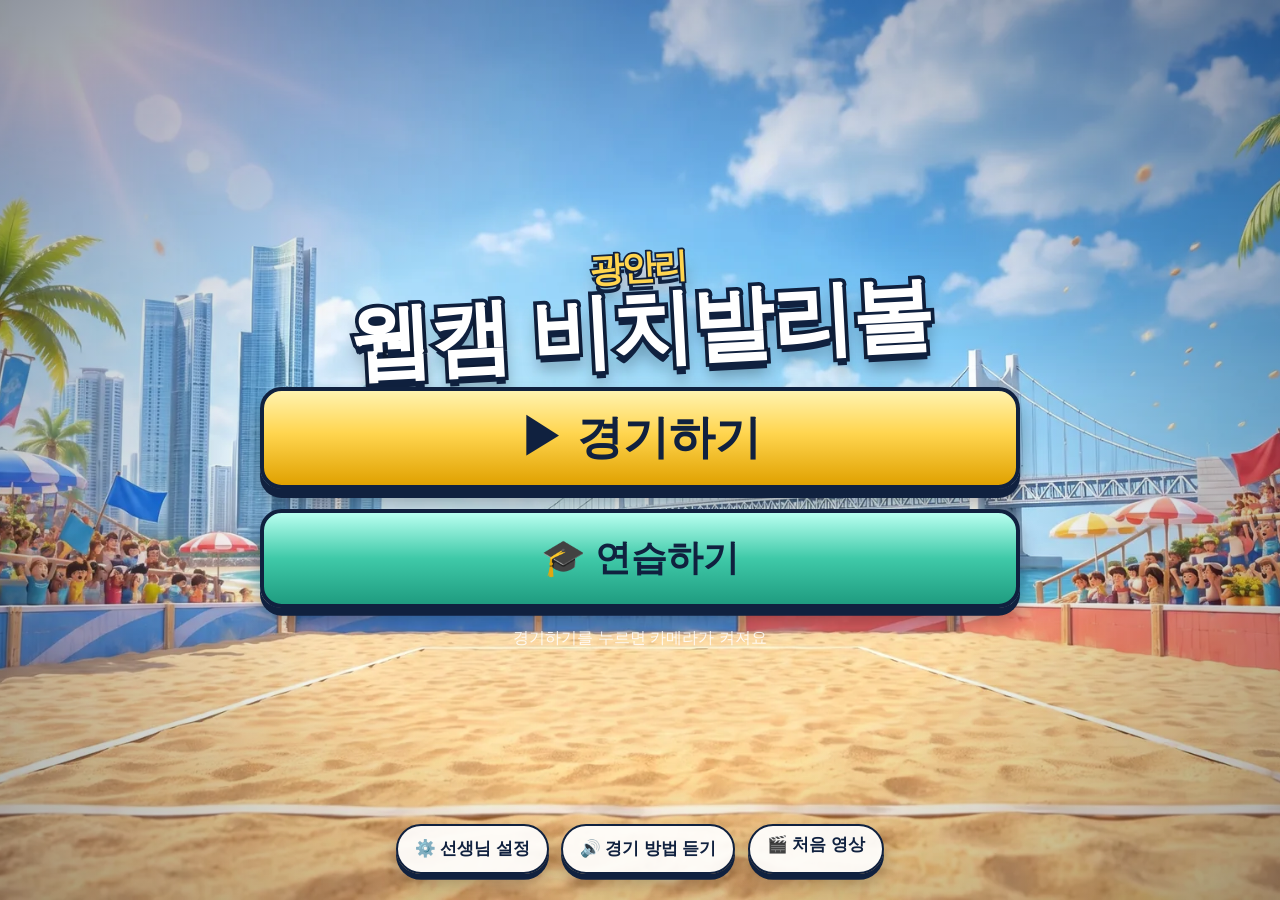
<file: index.html>
<!doctype html>
<html lang="ko">
<head>
  <meta charset="utf-8">
  <meta name="viewport" content="width=device-width, initial-scale=1">
  <title>웹캠 비치발리볼</title>
  <link rel="preload" href="assets/ui/menu/menu-bg.webp" as="image" type="image/webp">
  <link rel="stylesheet" href="game.css?v=20261006d">
  <link rel="stylesheet" href="src/highlight-reel.css">
  <link rel="stylesheet" href="src/ui/hand-cursor.css">
</head>
<body>
  <div id="game">
    <canvas id="court"></canvas><div id="vs-divider" aria-hidden="true"></div>
    <div id="flash" aria-hidden="true"></div>

    <div id="score-me-box" class="score-box me"><span>우리 팀</span><b id="score-me">0</b></div>
    <div id="score-ai-box" class="score-box ai"><b id="score-ai">0</b><span>상대 팀</span></div>
    <div id="goal" class="pill"></div>
    <div id="action-cues" aria-live="polite"><div class="action-cue" hidden></div><div class="action-cue" hidden></div></div>
    <div id="slowmo"><span>JUMP!</span></div>
    <div id="replay-label" hidden>REPLAY</div>

    <div id="message"><div id="msg-text"></div><div id="msg-sub"></div></div>
    <div id="hand-confirm" hidden></div>

    <div id="pip-wrap"><canvas id="pip"></canvas><div id="pip-join"></div></div>
    <div id="cam-overlay">
      <div id="cam-msg"></div>
      <div id="hand-choice"></div>
      <div id="cam-bar"><div id="cam-fill"></div></div>
    </div>
    <div id="pause" hidden>
      <strong>일시정지</strong><small>계속하기를 손으로 골라요</small>
      <div class="pause-actions">
        <button id="resume" class="big" data-hand-target>계속하기</button>
        <button id="pause-home" class="big alt" data-hand-target>처음으로</button>
      </div>
    </div>
    <pre id="perf" hidden></pre>
    <div id="gpu-warning" hidden></div>
    <div id="quality-status" class="pill" role="status" aria-live="polite" hidden></div>

    <div id="keys-help"></div>

    <div id="team-intro" class="ceremony" hidden>
      <h2>오늘의 팀</h2><div id="team-card" class="team-card"></div>
      <small>손 흔들기 · 클릭으로 건너뛰기</small>
    </div>
    <div id="tutorial-hud" hidden>
      <div id="tutorial-prompt"></div><div id="tutorial-cards"></div>
    </div>
    <div id="tutorial-complete" class="ceremony" hidden>
      <h2>✅ 준비 완료!</h2>
      <div class="start-row"><button id="tutorial-play" class="big" data-hand-target>경기 시작</button><button id="tutorial-home" class="big alt" data-hand-target>처음으로</button></div>
    </div>
    <div id="victory-show" class="ceremony victory" hidden><h2 id="victory-title"></h2></div>
  </div>

  <video id="video" playsinline muted></video>

  <div id="start-screen" class="screen menu-screen">
    <h1 class="menu-logo"><small>광안리</small>웹캠 비치발리볼</h1>
    <div class="home-actions">
      <button id="play-game" class="menu-primary" data-hand-target>▶ 경기하기</button>
      <button id="start-tutorial" class="menu-secondary" data-hand-target>🎓 연습하기<span id="tutorial-done"></span></button>
    </div>
    <div class="corner-actions">
      <button id="open-teacher-settings" data-hand-target>⚙️ 선생님 설정</button>
      <button id="listen-help" data-hand-target>🔊 경기 방법 듣기</button>
      <a href="intro.html" data-hand-target>🎬 처음 영상</a>
      <button id="debug-keyboard" data-hand-target hidden>⌨️ 키보드(개발용)</button>
    </div>
    <p id="start-info">경기하기를 누르면 카메라가 켜져요</p>
  </div>

  <div id="mode-screen" class="screen menu-screen" hidden>
    <button class="menu-back" data-back="start-screen" data-hand-target>← 뒤로</button>
    <h1>몇 명이 해요?</h1>
    <div class="choice-grid mode-grid">
      <button data-camera-mode="solo" data-hand-target style="--card-image:url('assets/ui/menu/mode-solo.webp')"><b>혼자<small>나 + AI 짝꿍</small></b></button>
      <button data-camera-mode="coop" data-hand-target style="--card-image:url('assets/ui/menu/mode-coop.webp')"><b>둘이 한 팀<small>두 사람이 같은 팀</small></b></button>
      <button data-camera-mode="versus" data-hand-target style="--card-image:url('assets/ui/menu/mode-versus.webp')"><b>둘이 대결<small>두 사람이 서로 상대</small></b></button>
    </div>
  </div>

  <div id="character-screen" class="screen menu-screen" hidden>
    <button class="menu-back" data-back="mode-screen" data-hand-target>← 뒤로</button>
    <h1 id="character-title">1P 선수를 골라요</h1>
    <div id="character-grid" class="character-grid">
      <button data-character="ara" data-hand-target><img src="assets/ui/menu/char-ara.webp" alt="아라"><span class="character-number">1</span><b>아라</b></button>
      <button data-character="min" data-hand-target><img src="assets/ui/menu/char-min.webp" alt="민"><span class="character-number">2</span><b>민</b></button>
      <button data-character="sori" data-hand-target><img src="assets/ui/menu/char-sori.webp" alt="소리"><span class="character-number">3</span><b>소리</b></button>
      <button data-character="jun" data-hand-target><img src="assets/ui/menu/char-jun.webp" alt="준"><span class="character-number">4</span><b>준</b></button>
    </div>
  </div>

  <div id="ready-screen" class="screen menu-screen" hidden>
    <button class="menu-back" data-back="character-screen" data-hand-target>← 뒤로</button>
    <h1>준비됐나요?</h1>
    <div id="ready-team-card" class="team-card ready-team-card"></div>
    <div class="ready-chips">
      <button id="difficulty-chip" data-hand-target>보통</button>
      <button id="target-chip" data-hand-target>7점</button>
    </div>
    <button id="start-match" class="menu-primary start-match" data-hand-target>▶ 시작!</button>
  </div>

  <div id="teacher-settings" class="screen menu-screen teacher-screen" hidden>
    <button class="menu-back" data-back="start-screen" data-hand-target>← 뒤로</button>
    <h1>선생님 설정</h1>
    <div class="teacher-options">
      <div class="setting-line"><b>리플레이</b><button data-replay="on" data-hand-target>켜짐</button><button data-replay="off" data-hand-target>꺼짐</button></div>
      <div class="setting-line"><b>사진 모음</b><button data-highlight="on" data-hand-target>켜짐</button><button data-highlight="off" data-hand-target>꺼짐</button></div>
      <div class="setting-line"><b>VS 화면</b><button data-vs-split="split" data-hand-target>나누기</button><button data-vs-split="single" data-hand-target>하나</button></div>
      <div class="setting-line"><b>1P 손</b><span class="hand-choice" data-player="0"><button data-hand="right" data-hand-target>오른손</button><button data-hand="left" data-hand-target>왼손</button></span></div>
      <div class="setting-line"><b>2P 손</b><span class="hand-choice" data-player="1"><button data-hand="right" data-hand-target>오른손</button><button data-hand="left" data-hand-target>왼손</button></span></div>
    </div>
    <p>서브할 때는 공을 던진 손을 보고 자동으로 바뀌어요.</p>
    <div class="teacher-links"><a href="test.html" data-hand-target>동작 인식 테스트</a><a href="intro.html" data-hand-target>처음 영상</a></div>
    <small>선생님용 키: P 저사양 모드 · Backspace 일시정지 · Esc 처음으로 · Enter 다시 하기</small>
    <button id="close-teacher-settings" class="menu-primary settings-done" data-hand-target>완료</button>
  </div>

  <div id="over-screen" class="screen" hidden>
    <h1 id="over-title"></h1>
    <div id="result-card" class="result-card"><b>오늘의 결과</b><div id="over-score"></div></div>
    <div id="over-stats"></div>
    <div id="over-reel"></div>
    <div class="start-row">
      <button id="again" class="big" data-hand-target>다시 하기</button>
      <button id="home" class="big alt" data-hand-target>처음으로</button>
    </div>
  </div>

  <script type="importmap">{"imports":{"three":"./vendor/three/build/three.module.js","three/addons/":"./vendor/three/examples/jsm/"}}</script>
  <script type="module" src="src/game/main.js?v=20261006d"></script>
</body>
</html>
</file>
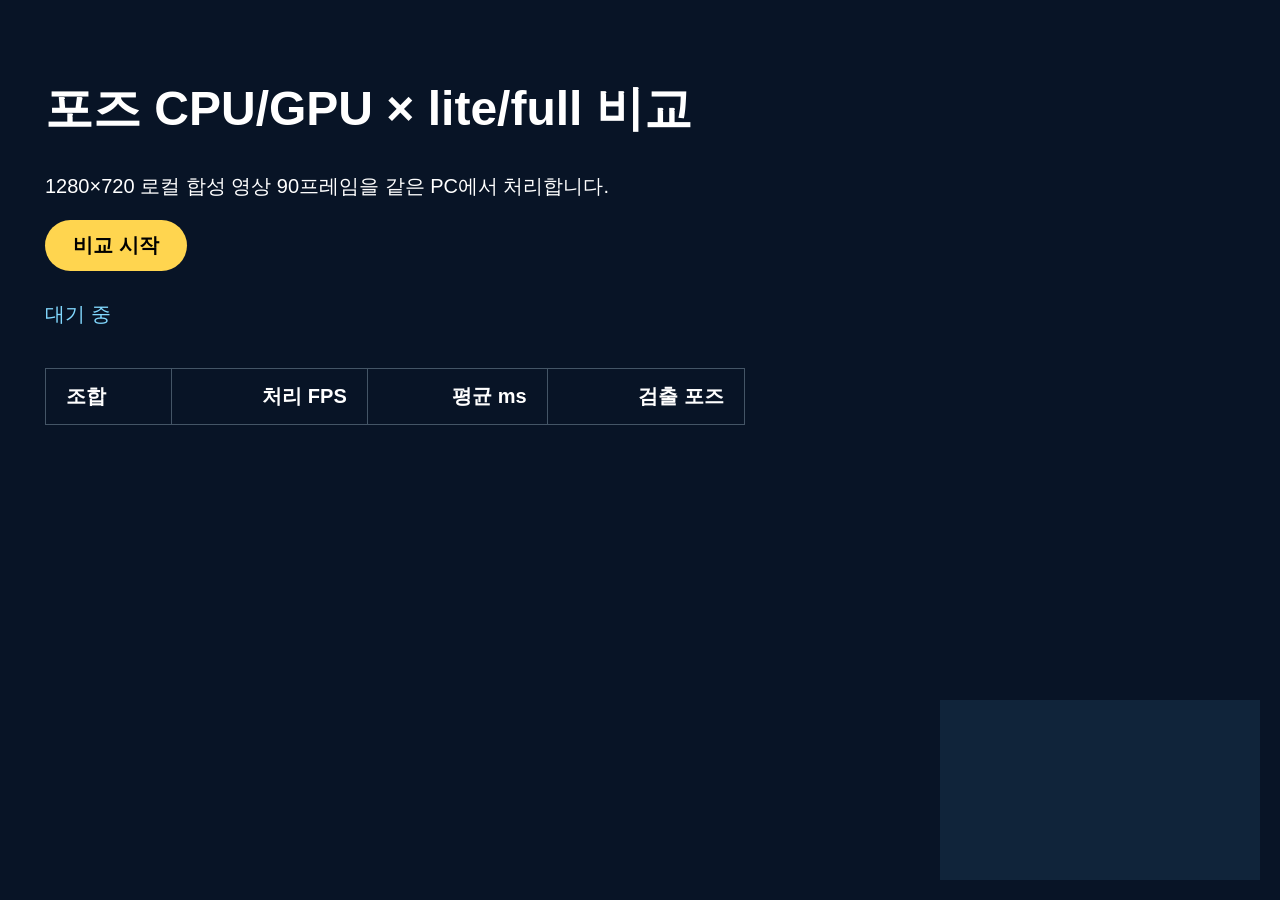
<file: benchmark.html>
<!doctype html><html lang="ko"><head><meta charset="utf-8"><meta name="viewport" content="width=device-width"><title>포즈 인식 성능 비교</title><style>body{margin:0;padding:5vh;background:#081426;color:#fff;font:20px "Malgun Gothic",sans-serif}h1{font-size:2.4em}button{font:inherit;font-weight:900;padding:.6em 1.4em;border:0;border-radius:999px;background:#ffd54f}table{margin-top:2em;border-collapse:collapse;min-width:700px}th,td{padding:.7em 1em;border:1px solid #456;text-align:right}th:first-child,td:first-child{text-align:left}#status{margin-top:1.5em;color:#82d9ff}canvas,video{position:fixed;right:20px;bottom:20px;width:320px;height:180px;background:#10243a}</style></head><body><h1>포즈 CPU/GPU × lite/full 비교</h1><p>1280×720 로컬 합성 영상 90프레임을 같은 PC에서 처리합니다.</p><button id="run">비교 시작</button><div id="status">대기 중</div><table><thead><tr><th>조합</th><th>처리 FPS</th><th>평균 ms</th><th>검출 포즈</th></tr></thead><tbody id="results"></tbody></table><canvas id="source" width="1280" height="720"></canvas><video id="feed" muted playsinline></video><script type="module" src="src/benchmark.js"></script></body></html>
</file>
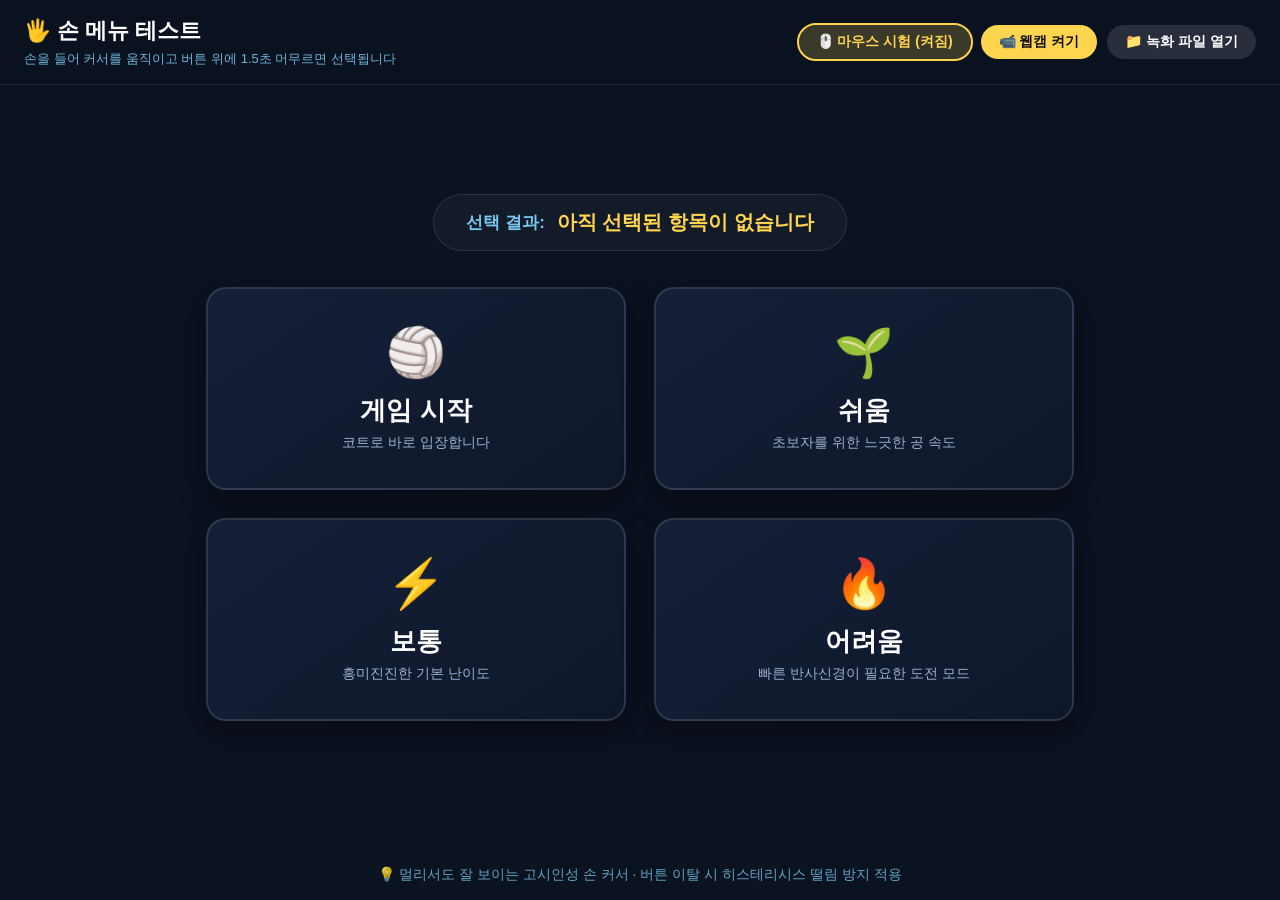
<file: hand-menu-test.html>
<!doctype html>
<html lang="ko">
<head>
  <meta charset="utf-8">
  <meta name="viewport" content="width=device-width, initial-scale=1">
  <title>손 제스처 메뉴 테스트</title>
  <link rel="stylesheet" href="src/ui/hand-cursor.css">
  <style>
    * { box-sizing: border-box; }
    body {
      margin: 0; padding: 0;
      background: #0b1220; color: #e8eef7;
      font-family: "Malgun Gothic", "Apple SD Gothic Neo", sans-serif;
      min-height: 100vh;
      overflow-x: hidden;
      display: flex;
      flex-direction: column;
    }

    /* 상단 네비게이션 및 컨트롤 */
    header {
      padding: 16px 24px;
      background: rgba(11, 18, 32, 0.85);
      backdrop-filter: blur(8px);
      border-bottom: 1px solid rgba(255, 255, 255, 0.1);
      display: flex;
      align-items: center;
      justify-content: space-between;
      gap: 16px;
      flex-wrap: wrap;
      z-index: 10;
    }

    .title-area h1 {
      margin: 0; font-size: 22px; font-weight: 800;
      color: #fff; display: flex; align-items: center; gap: 8px;
    }
    .title-area p { margin: 4px 0 0; font-size: 13px; color: #76c8ee; opacity: 0.9; }

    .controls-area {
      display: flex; gap: 10px; align-items: center; flex-wrap: wrap;
    }

    button.btn, label.btn {
      font: inherit; font-size: 14px; font-weight: bold;
      padding: 8px 18px; border-radius: 999px; border: 0;
      cursor: pointer; display: inline-flex; align-items: center; gap: 6px;
      transition: background 0.2s, transform 0.1s;
      background: rgba(255, 255, 255, 0.12); color: #fff;
    }
    button.btn:active, label.btn:active { transform: scale(0.96); }
    button.btn.primary { background: #ffd54f; color: #111; }
    button.btn.active { outline: 2px solid #ffd54f; background: rgba(255, 213, 79, 0.2); color: #ffd54f; }
    input[type="file"] { display: none; }

    /* 메인 컨테이너 */
    main {
      flex: 1; display: flex; flex-direction: column;
      align-items: center; justify-content: center;
      padding: 40px 24px 60px;
      max-width: 1400px; margin: 0 auto; width: 100%;
    }

    /* 선택 결과 배너 */
    .status-banner {
      margin-bottom: 36px; text-align: center;
      background: rgba(255, 255, 255, 0.04);
      padding: 14px 32px; border-radius: 999px;
      border: 1px solid rgba(255, 255, 255, 0.1);
      display: flex; align-items: center; gap: 12px;
      font-size: 17px;
    }
    .status-banner .label { color: #76c8ee; font-weight: bold; }
    .status-banner .val { color: #ffd54f; font-weight: 800; font-size: 20px; }

    /* 큰 메뉴 버튼 그리드 (화면 너비 12% 이상) */
    .menu-grid {
      display: grid;
      grid-template-columns: repeat(2, minmax(280px, 420px));
      gap: 28px;
      width: 100%;
      max-width: 900px;
      justify-content: center;
    }

    .menu-card {
      background: linear-gradient(145deg, #152038, #0e172a);
      border: 2px solid rgba(255, 255, 255, 0.12);
      border-radius: 20px;
      padding: 36px 28px;
      cursor: pointer;
      text-align: center;
      position: relative;
      overflow: hidden;
      box-shadow: 0 10px 30px rgba(0, 0, 0, 0.4);
    }

    .menu-card .icon { font-size: 48px; margin-bottom: 12px; display: block; }
    .menu-card .title { font-size: 26px; font-weight: 800; margin-bottom: 6px; color: #fff; }
    .menu-card .desc { font-size: 14px; color: #9bb1cf; }

    /* 손 흔들기 감지 알림 토스트 (중앙 상단) */
    #waveToast {
      position: fixed;
      top: 30px;
      left: 50%;
      transform: translateX(-50%) translateY(-100px);
      background: #ffd54f;
      color: #0b1220;
      font-size: 26px;
      font-weight: 900;
      padding: 16px 36px;
      border-radius: 999px;
      box-shadow: 0 8px 30px rgba(255, 213, 79, 0.6), 0 4px 12px rgba(0,0,0,0.4);
      z-index: 100000;
      opacity: 0;
      pointer-events: none;
      transition: transform 0.3s cubic-bezier(0.18, 0.89, 0.32, 1.28), opacity 0.3s;
    }
    #waveToast.show {
      transform: translateX(-50%) translateY(0);
      opacity: 1;
    }

    /* 우측 하단 미니 뷰 (웹캠 / 녹화 관절 시각화) */
    .mini-pip {
      position: fixed;
      right: 20px;
      bottom: 20px;
      width: 260px;
      aspect-ratio: 16 / 9;
      background: #000;
      border-radius: 12px;
      overflow: hidden;
      border: 1px solid rgba(255, 255, 255, 0.2);
      box-shadow: 0 8px 24px rgba(0,0,0,0.6);
      z-index: 50;
      display: none;
    }
    .mini-pip.active { display: block; }
    .mini-pip video, .mini-pip canvas {
      position: absolute; top: 0; left: 0; width: 100%; height: 100%; object-fit: cover;
    }
    .mini-pip canvas { pointer-events: none; }
    .pip-badge {
      position: absolute; top: 8px; left: 8px;
      background: rgba(0,0,0,0.6); color: #76c8ee; font-size: 11px; font-weight: bold;
      padding: 3px 8px; border-radius: 6px; z-index: 2;
    }

    /* 녹화 파일 재생 제어 바 */
    #replayBar {
      display: none;
      align-items: center; gap: 12px;
      margin-top: 24px;
      background: rgba(255, 255, 255, 0.06);
      padding: 10px 20px; border-radius: 12px; width: 100%; max-width: 900px;
    }
    #replayBar.active { display: flex; }
    #replaySlider { flex: 1; cursor: pointer; accent-color: #ffd54f; }
    #replayTime { font-variant-numeric: tabular-nums; font-size: 13px; color: #9bb1cf; min-width: 80px; }

    /* 하단 가이드 */
    footer {
      padding: 16px; text-align: center; font-size: 14px; color: #76c8ee; opacity: 0.8;
    }
  </style>
</head>
<body>

<header>
  <div class="title-area">
    <h1>🖐️ 손 메뉴 테스트</h1>
    <p>손을 들어 커서를 움직이고 버튼 위에 1.5초 머무르면 선택됩니다</p>
  </div>
  <div class="controls-area">
    <button id="btnMouse" class="btn active">🖱️ 마우스 시험 (켜짐)</button>
    <button id="btnCamera" class="btn primary">📹 웹캠 켜기</button>
    <label class="btn" title="동작 녹화 JSON 파일 재생">
      📁 녹화 파일 열기
      <input type="file" id="fileReplay" accept=".json">
    </label>
  </div>
</header>

<main>
  <!-- 손 흔들기 알림 -->
  <div id="waveToast">👋 손 흔들기 감지!</div>

  <!-- 최근 선택 결과 -->
  <div class="status-banner">
    <span class="label">선택 결과:</span>
    <span id="selectedResult" class="val">아직 선택된 항목이 없습니다</span>
  </div>

  <!-- 큰 메뉴 버튼 4개 -->
  <div class="menu-grid">
    <div class="menu-card" data-hand-target id="btnPlay">
      <span class="icon">🏐</span>
      <div class="title">게임 시작</div>
      <div class="desc">코트로 바로 입장합니다</div>
    </div>
    <div class="menu-card" data-hand-target id="btnEasy">
      <span class="icon">🌱</span>
      <div class="title">쉬움</div>
      <div class="desc">초보자를 위한 느긋한 공 속도</div>
    </div>
    <div class="menu-card" data-hand-target id="btnNormal">
      <span class="icon">⚡</span>
      <div class="title">보통</div>
      <div class="desc">흥미진진한 기본 난이도</div>
    </div>
    <div class="menu-card" data-hand-target id="btnHard">
      <span class="icon">🔥</span>
      <div class="title">어려움</div>
      <div class="desc">빠른 반사신경이 필요한 도전 모드</div>
    </div>
  </div>

  <!-- 녹화 재생 타임라인 바 -->
  <div id="replayBar">
    <button id="btnPlayPause" class="btn">⏸️ 일시정지</button>
    <input type="range" id="replaySlider" min="0" value="0" step="1">
    <span id="replayTime">0.0s / 0.0s</span>
  </div>
</main>

<footer>
  💡 멀리서도 잘 보이는 고시인성 손 커서 · 버튼 이탈 시 히스테리시스 떨림 방지 적용
</footer>

<!-- 미니 뷰 (웹캠 / 관절 시각화) -->
<div id="miniPip" class="mini-pip">
  <span id="pipBadge" class="pip-badge">영상</span>
  <video id="webcamVideo" playsinline muted></video>
  <canvas id="pipCanvas"></canvas>
</div>

<script type="module">
  import { HandCursor, WaveDetector, handFromPose } from './src/ui/hand-cursor.js';
  import { LM } from './src/body.js';
  import { unpackPose } from './src/recorder.js';
  import { startCamera, createPose, makePoseReader } from './src/camera.js';

  const $ = id => document.getElementById(id);
  const selectedResult = $('selectedResult');
  const waveToast = $('waveToast');
  const btnMouse = $('btnMouse');
  const btnCamera = $('btnCamera');
  const fileReplay = $('fileReplay');
  const miniPip = $('miniPip');
  const pipBadge = $('pipBadge');
  const webcamVideo = $('webcamVideo');
  const pipCanvas = $('pipCanvas');
  const pipCtx = pipCanvas.getContext('2d');
  const replayBar = $('replayBar');
  const btnPlayPause = $('btnPlayPause');
  const replaySlider = $('replaySlider');
  const replayTime = $('replayTime');

  let audioCtx = null;
  function playBeep(freq = 600, duration = 0.08) {
    try {
      if (!audioCtx) audioCtx = new (window.AudioContext || window.webkitAudioContext)();
      if (audioCtx.state === 'suspended') audioCtx.resume();
      const osc = audioCtx.createOscillator();
      const gain = audioCtx.createGain();
      osc.type = 'sine';
      osc.frequency.setValueAtTime(freq, audioCtx.currentTime);
      gain.gain.setValueAtTime(0.12, audioCtx.currentTime);
      gain.gain.exponentialRampToValueAtTime(0.001, audioCtx.currentTime + duration);
      osc.connect(gain);
      gain.connect(audioCtx.destination);
      osc.start();
      osc.stop(audioCtx.currentTime + duration);
    } catch (e) {}
  }

  // 1. 손 커서 인스턴스 초기화
  const cursor = new HandCursor({
    root: document.body,
    dwellMs: 1500,
    onHover(el) {
      playBeep(480, 0.05); // 버튼 위에 올라갔을 때 틱 소리
    },
    onSelect(el) {
      playBeep(880, 0.2); // 선택 시 맑은 확인 소리
      const title = el.querySelector('.title')?.innerText || el.innerText;
      selectedResult.textContent = `🎯 '${title}' 선택 완료!`;
      selectedResult.style.color = '#ffd54f';
    }
  });

  // 2. 손 흔들기 감지기 초기화
  let toastTimer = null;
  const wave = new WaveDetector({
    onWave() {
      playBeep(1200, 0.25);
      waveToast.classList.add('show');
      if (toastTimer) clearTimeout(toastTimer);
      toastTimer = setTimeout(() => waveToast.classList.remove('show'), 2000);
    }
  });

  // 3. 버튼 클릭 이벤트 바인딩
  document.querySelectorAll('[data-hand-target]').forEach(btn => {
    btn.addEventListener('click', () => {
      const title = btn.querySelector('.title')?.innerText || btn.innerText;
      selectedResult.textContent = `🎯 '${title}' 선택 완료!`;
    });
  });

  // 4. 마우스 모드 (기본 활성화)
  let mouseActive = true;
  cursor.enableMouse(true);
  btnMouse.addEventListener('click', () => {
    mouseActive = !mouseActive;
    cursor.enableMouse(mouseActive);
    btnMouse.classList.toggle('active', mouseActive);
    btnMouse.textContent = mouseActive ? '🖱️ 마우스 시험 (켜짐)' : '🖱️ 마우스 시험 (꺼짐)';
  });

  // 5. 웹캠 모드
  let cameraActive = false;
  let poseReader = null;
  let prevHand = null;

  btnCamera.addEventListener('click', async () => {
    if (cameraActive) return;
    try {
      btnCamera.textContent = '⏳ 카메라 준비 중...';
      btnCamera.disabled = true;

      await startCamera(webcamVideo);
      const pose = await createPose('lite', 'GPU');
      poseReader = makePoseReader(pose, webcamVideo);

      cameraActive = true;
      miniPip.classList.add('active');
      pipBadge.textContent = '실시간 웹캠 (거울)';
      btnCamera.textContent = '📹 웹캠 켜짐';
      btnCamera.classList.add('active');

      requestAnimationFrame(loopCamera);
    } catch (e) {
      alert('카메라 실행 실패: ' + e.message);
      btnCamera.textContent = '📹 웹캠 켜기';
      btnCamera.disabled = false;
    }
  });

  function loopCamera(t) {
    if (!cameraActive) return;

    if (webcamVideo.videoWidth && pipCanvas.width !== webcamVideo.videoWidth) {
      pipCanvas.width = webcamVideo.videoWidth;
      pipCanvas.height = webcamVideo.videoHeight;
    }

    const landmarksList = poseReader ? poseReader(t) : null;
    pipCtx.clearRect(0, 0, pipCanvas.width, pipCanvas.height);

    if (landmarksList && landmarksList.length > 0) {
      drawPoseSkeleton(pipCtx, landmarksList[0], pipCanvas.width, pipCanvas.height);
      const hand = handFromPose(landmarksList, prevHand);
      prevHand = hand;
      cursor.update(hand);
      wave.update(landmarksList, t);
    } else {
      cursor.update(null);
    }

    requestAnimationFrame(loopCamera);
  }

  // 6. 녹화 파일 재생 모드
  let replayData = null;
  let replayIndex = 0;
  let replayPlaying = false;
  let replayPrevHand = null;
  let replayTimer = null;

  fileReplay.addEventListener('change', async e => {
    const file = e.target.files[0];
    if (!file) return;

    try {
      const text = await file.text();
      const json = JSON.parse(text);
      if (json.kind !== 'webcam-volleyball-pose-recording' && !json.frames) {
        throw new Error('올바른 동작 녹화 JSON 형식이 아닙니다.');
      }
      loadReplay(json);
    } catch (err) {
      alert('녹화 파일 읽기 실패: ' + err.message);
    }
  });

  function loadReplay(data) {
    replayData = data;
    replayIndex = 0;
    replayPlaying = true;
    replayBar.classList.add('active');
    miniPip.classList.add('active');
    pipBadge.textContent = '녹화 재생';
    pipCanvas.width = 640;
    pipCanvas.height = 360;

    replaySlider.max = data.frames.length - 1;
    replaySlider.value = 0;
    btnPlayPause.textContent = '⏸️ 일시정지';

    if (replayTimer) cancelAnimationFrame(replayTimer);
    playReplayLoop();
  }

  function playReplayLoop() {
    if (!replayData || !replayPlaying) return;

    const frame = replayData.frames[replayIndex];
    if (frame) {
      const [tMs, label, rawPoses] = frame;
      const poses = rawPoses.map(unpackPose);

      pipCtx.clearRect(0, 0, pipCanvas.width, pipCanvas.height);
      if (poses.length > 0) {
        drawPoseSkeleton(pipCtx, poses[0], pipCanvas.width, pipCanvas.height);
        const hand = handFromPose(poses, replayPrevHand);
        replayPrevHand = hand;
        cursor.update(hand);
        wave.update(poses, tMs);
      } else {
        cursor.update(null);
      }

      replaySlider.value = replayIndex;
      const totalMs = replayData.frames[replayData.frames.length - 1][0];
      replayTime.textContent = `${(tMs / 1000).toFixed(1)}s / ${(totalMs / 1000).toFixed(1)}s`;

      replayIndex++;
      if (replayIndex >= replayData.frames.length) {
        replayIndex = 0; // 반복 재생
      }
    }

    replayTimer = requestAnimationFrame(playReplayLoop);
  }

  btnPlayPause.addEventListener('click', () => {
    replayPlaying = !replayPlaying;
    btnPlayPause.textContent = replayPlaying ? '⏸️ 일시정지' : '▶️ 재생';
    if (replayPlaying) playReplayLoop();
  });

  replaySlider.addEventListener('input', e => {
    replayIndex = parseInt(e.target.value, 10);
  });

  // 간단한 뼈대 렌더링 헬퍼 (거울 모드 x = 1 - x 반영)
  function drawPoseSkeleton(ctx, lm, w, h) {
    if (!lm) return;
    ctx.save();
    ctx.strokeStyle = '#76c8ee';
    ctx.fillStyle = '#ffd54f';
    ctx.lineWidth = 3;

    const toScreen = p => ({ x: (1 - p.x) * w, y: p.y * h });
    const pairs = [
      [11, 12], [11, 13], [13, 15],
      [12, 14], [14, 16],
      [11, 23], [12, 24], [23, 24]
    ];

    for (const [i, j] of pairs) {
      if (lm[i] && lm[j]) {
        const p1 = toScreen(lm[i]), p2 = toScreen(lm[j]);
        ctx.beginPath();
        ctx.moveTo(p1.x, p1.y);
        ctx.lineTo(p2.x, p2.y);
        ctx.stroke();
      }
    }

    // 손목 강조
    for (const i of [15, 16]) {
      if (lm[i]) {
        const p = toScreen(lm[i]);
        ctx.beginPath();
        ctx.arc(p.x, p.y, 6, 0, Math.PI * 2);
        ctx.fill();
      }
    }
    ctx.restore();
  }
</script>
</body>
</html>
</file>
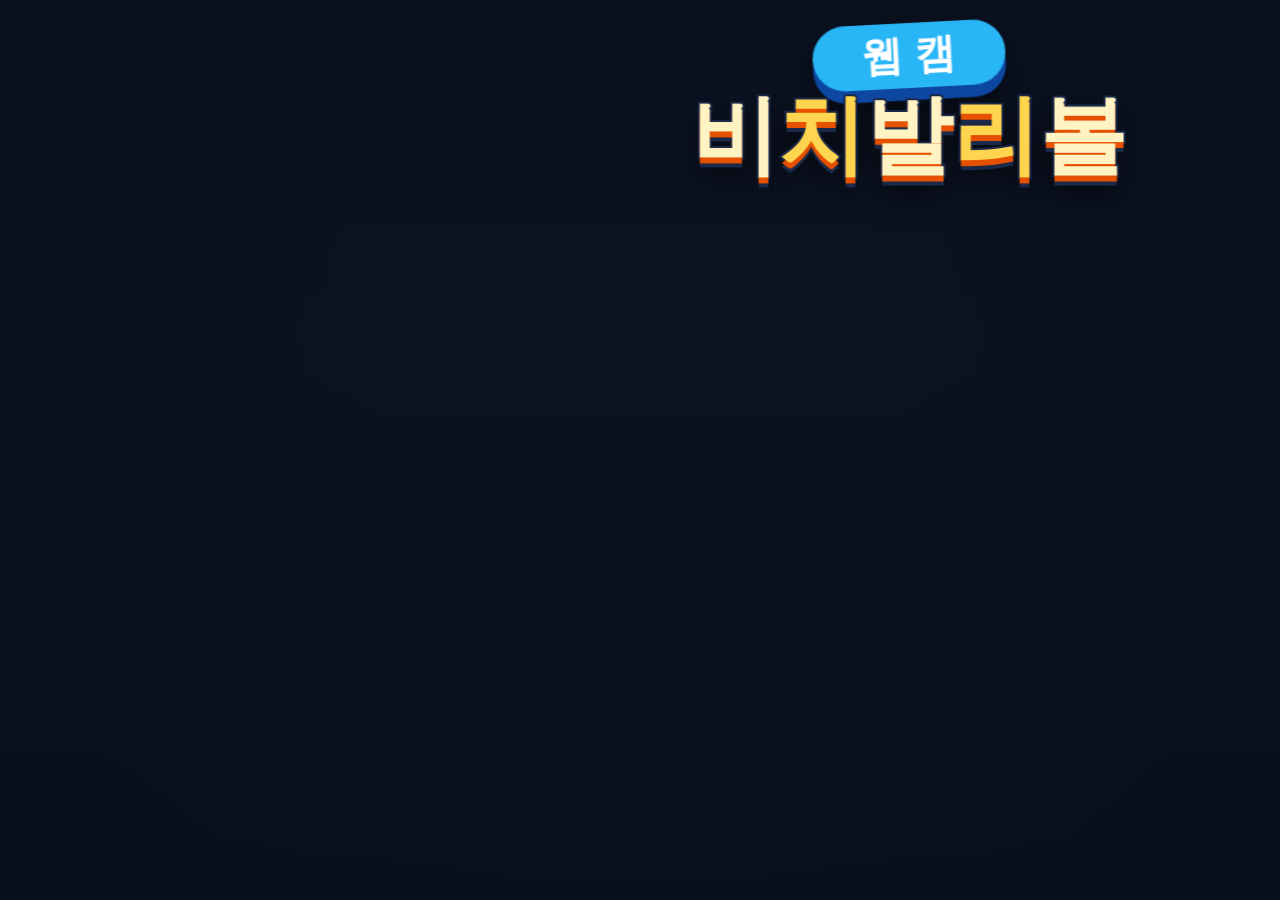
<file: intro.html>
<!doctype html>
<html lang="ko">
<head>
  <meta charset="utf-8">
  <meta name="viewport" content="width=device-width, initial-scale=1">
  <title>웹캠 비치발리볼</title>
  <link rel="stylesheet" href="src/intro/intro.css">
  <style>html, body { margin: 0; background: #0b1220; }</style>
</head>
<body>
  <script type="module">
    import { mountIntro } from './src/intro/intro.js';
    // 주소 뒤에 ?noopening 을 붙이면 오프닝 영상을 건너뛴다
    mountIntro({
      opening: !new URLSearchParams(location.search).has('noopening'),
      onStart: () => { location.href = 'index.html?from=intro'; },
    });
  </script>
</body>
</html>
</file>
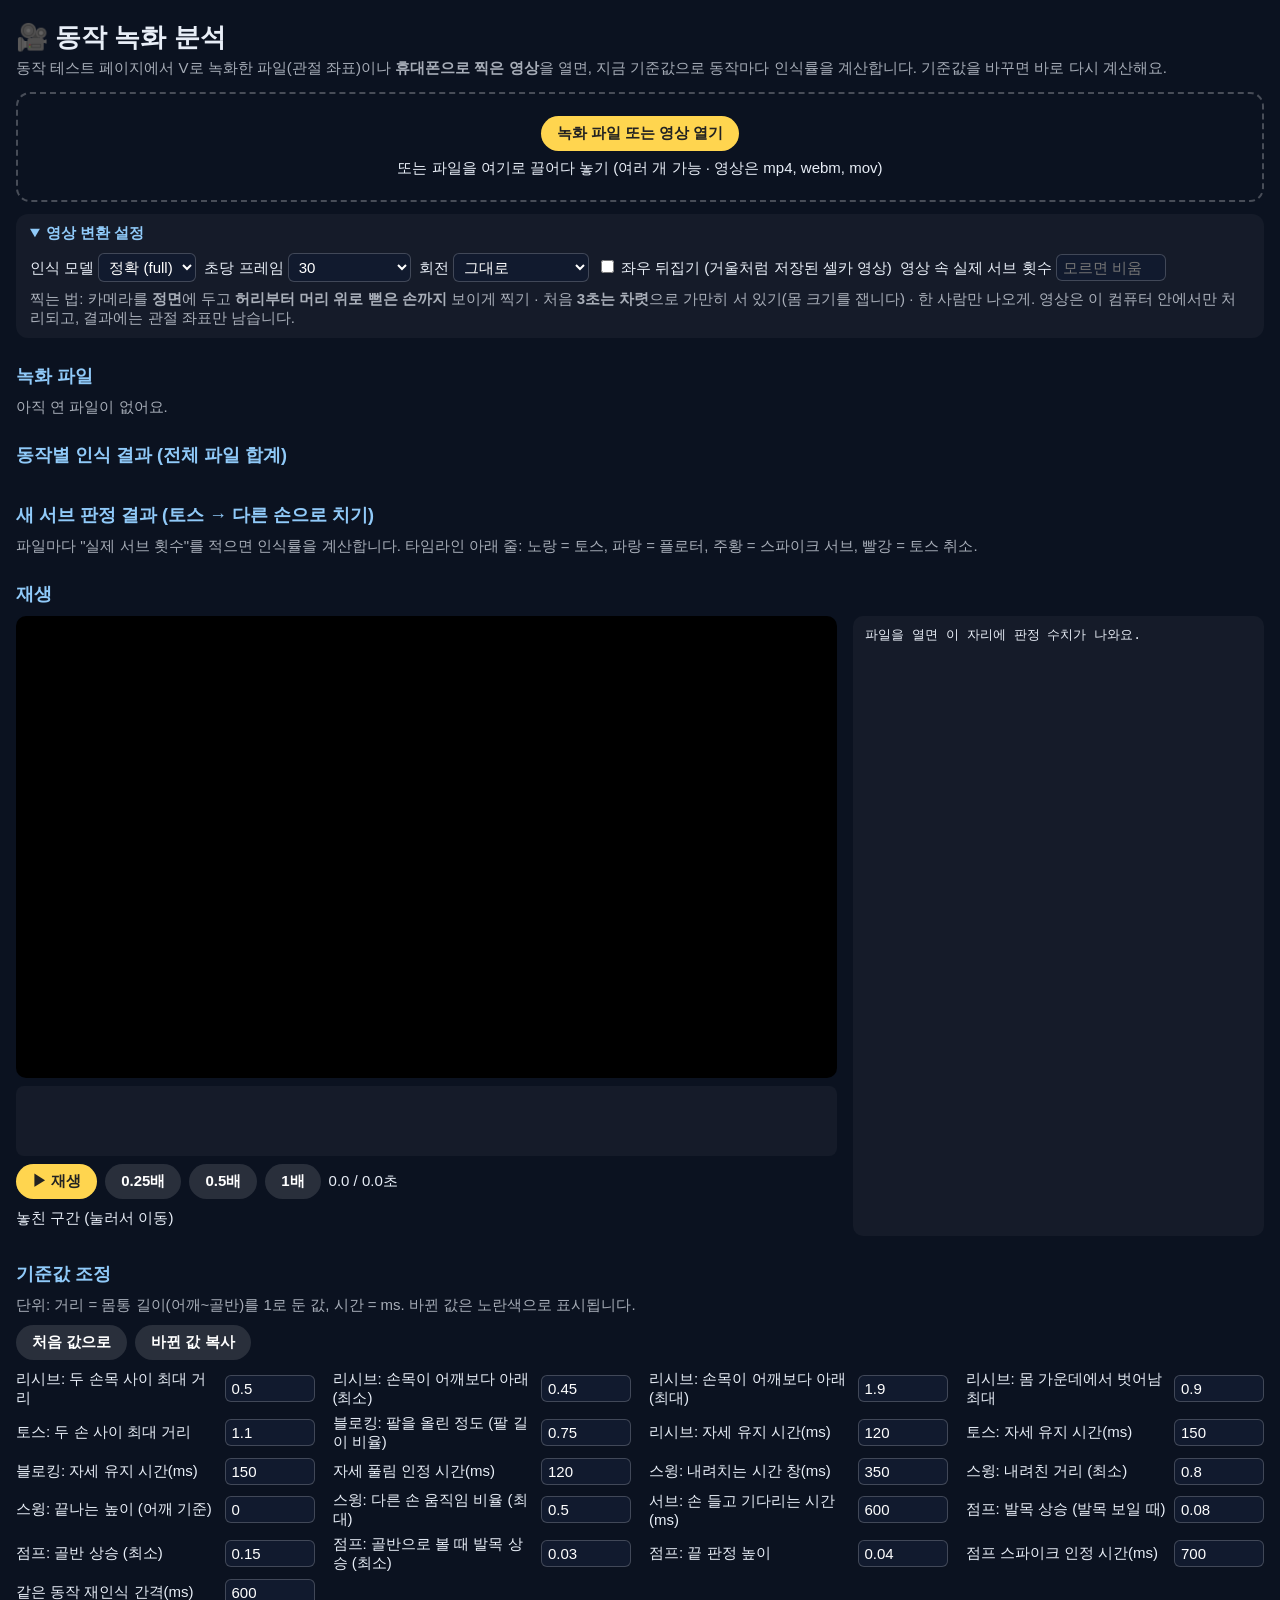
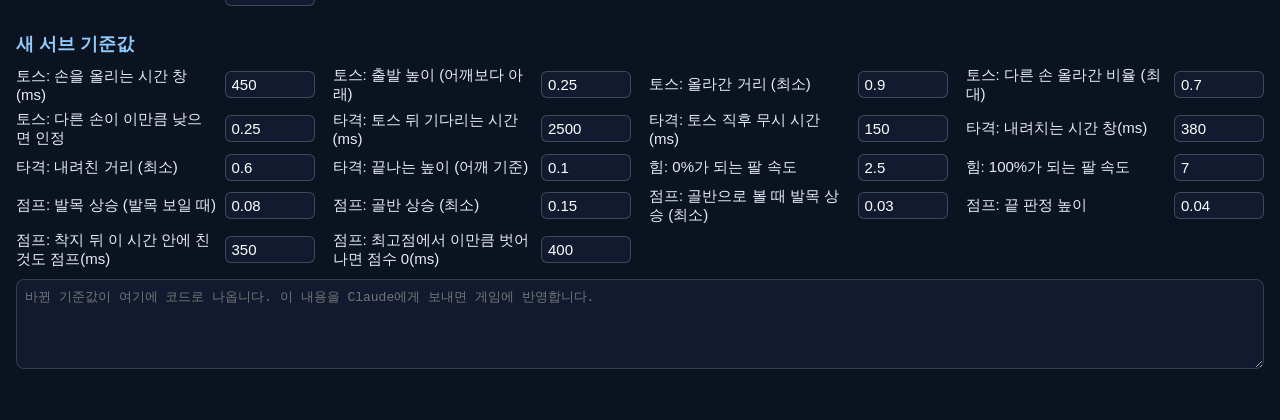
<file: replay.html>
<!doctype html>
<html lang="ko">
<head>
  <meta charset="utf-8">
  <meta name="viewport" content="width=device-width, initial-scale=1">
  <title>동작 녹화 분석</title>
  <style>
    * { box-sizing: border-box; }
    body {
      margin: 0; padding: 20px 16px 48px;
      background: #0b1220; color: #e8eef7;
      font-family: "Malgun Gothic", "Apple SD Gothic Neo", sans-serif; font-size: 15px;
    }
    main { max-width: 1280px; margin: 0 auto; }
    h1 { margin: 0 0 4px; font-size: 26px; }
    h2 { margin: 26px 0 10px; font-size: 18px; color: #90caf9; }
    p.note { margin: 0; opacity: .7; }
    button, .filebtn {
      font: inherit; font-weight: bold; padding: 8px 16px; border: 0; border-radius: 999px;
      background: #ffd54f; color: #222; cursor: pointer; display: inline-block;
    }
    button.alt { background: rgba(255,255,255,.12); color: #fff; }
    #drop {
      display: block; cursor: pointer;
      margin-top: 14px; padding: 22px; border: 2px dashed rgba(255,255,255,.25); border-radius: 14px;
      text-align: center;
    }
    #drop.over { border-color: #ffd54f; background: rgba(255,213,79,.08); }
    #drop input { display: none; }
    table { border-collapse: collapse; width: 100%; }
    th, td { padding: 6px 10px; border-bottom: 1px solid rgba(255,255,255,.08); text-align: left; }
    th { color: #90caf9; font-weight: bold; }
    td.num { text-align: right; font-variant-numeric: tabular-nums; }
    .pass { color: #66bb6a; font-weight: bold; }
    .fail { color: #ef5350; font-weight: bold; }
    .files { display: flex; flex-direction: column; gap: 6px; }
    .file { display: flex; gap: 12px; align-items: center; flex-wrap: wrap; padding: 8px 12px; border-radius: 10px; background: rgba(255,255,255,.04); cursor: pointer; }
    .file.sel { outline: 2px solid #ffd54f; }
    .file .name { font-weight: bold; }
    .file .info { opacity: .7; font-size: 13px; }
    .layout { display: grid; grid-template-columns: minmax(0, 2fr) minmax(260px, 1fr); gap: 16px; }
    @media (max-width: 900px) { .layout { grid-template-columns: 1fr; } }
    #view { width: 100%; aspect-ratio: 16 / 9; background: #000; border-radius: 10px; display: block; }
    #timeline { width: 100%; height: 70px; display: block; margin-top: 8px; cursor: pointer; border-radius: 8px; background: rgba(255,255,255,.04); }
    .controls { display: flex; gap: 8px; align-items: center; margin-top: 8px; flex-wrap: wrap; }
    #time { font-variant-numeric: tabular-nums; min-width: 110px; }
    #pose-dbg { font: 13px/1.5 Consolas, monospace; background: rgba(255,255,255,.04); padding: 10px 12px; border-radius: 10px; white-space: pre; overflow: auto; margin: 0; }
    .chips { display: flex; flex-wrap: wrap; gap: 6px; margin-top: 8px; }
    .chip { font-size: 13px; padding: 3px 10px; border-radius: 999px; background: rgba(255,255,255,.1); cursor: pointer; }
    .th-grid { display: grid; grid-template-columns: repeat(auto-fill, minmax(290px, 1fr)); gap: 6px 18px; }
    .th-row { display: grid; grid-template-columns: 1fr 90px; gap: 8px; align-items: center; }
    .th-row input { font: inherit; width: 90px; padding: 4px 6px; border-radius: 6px; border: 1px solid rgba(255,255,255,.2); background: #111a2e; color: #fff; }
    .th-row.changed label { color: #ffd54f; }
    select, .controls input[type=number] { font: inherit; padding: 4px 6px; border-radius: 6px; border: 1px solid rgba(255,255,255,.2); background: #111a2e; color: #fff; }
    details.video-help { margin-top: 12px; padding: 10px 14px; border-radius: 12px; background: rgba(255,255,255,.04); }
    details.video-help summary { cursor: pointer; font-weight: bold; color: #90caf9; }
    #v-progress { margin-top: 10px; }
    #v-progress .bar { height: 10px; border-radius: 999px; background: rgba(255,255,255,.12); overflow: hidden; margin-top: 6px; }
    #v-bar { height: 100%; width: 0; background: #ffd54f; transition: width .2s; }
    #v-progress[hidden] { display: none; }
    #snippet { width: 100%; min-height: 90px; margin-top: 10px; font: 13px Consolas, monospace; background: #111a2e; color: #e8eef7; border: 1px solid rgba(255,255,255,.15); border-radius: 8px; padding: 8px; }
  </style>
</head>
<body>
<main>
  <h1>🎥 동작 녹화 분석</h1>
  <p class="note">동작 테스트 페이지에서 V로 녹화한 파일(관절 좌표)이나 <b>휴대폰으로 찍은 영상</b>을 열면, 지금 기준값으로 동작마다 인식률을 계산합니다. 기준값을 바꾸면 바로 다시 계산해요.</p>

  <label id="drop">
    <input id="file" type="file" accept=".json,application/json,video/*" multiple>
    <span class="filebtn">녹화 파일 또는 영상 열기</span>
    <div class="note" style="margin-top:8px">또는 파일을 여기로 끌어다 놓기 (여러 개 가능 · 영상은 mp4, webm, mov)</div>
  </label>

  <details class="video-help" open>
    <summary>영상 변환 설정</summary>
    <div class="controls" style="margin-top:10px">
      <label>인식 모델 <select id="v-model"><option value="full">정확 (full)</option><option value="lite">빠름 (lite)</option></select></label>
      <label>초당 프레임 <select id="v-fps"><option value="30">30</option><option value="15">15 (2배 빠름)</option></select></label>
      <label>회전 <select id="v-rotate"><option value="0">그대로</option><option value="90">오른쪽으로 90°</option><option value="180">180°</option><option value="270">왼쪽으로 90°</option></select></label>
      <label><input type="checkbox" id="v-flip"> 좌우 뒤집기 (거울처럼 저장된 셀카 영상)</label>
      <label>영상 속 실제 서브 횟수 <input id="v-serves" type="number" min="0" placeholder="모르면 비움" style="width:110px"></label>
    </div>
    <p class="note" style="margin-top:8px">찍는 법: 카메라를 <b>정면</b>에 두고 <b>허리부터 머리 위로 뻗은 손까지</b> 보이게 찍기 · 처음 <b>3초는 차렷</b>으로 가만히 서 있기(몸 크기를 잽니다) · 한 사람만 나오게. 영상은 이 컴퓨터 안에서만 처리되고, 결과에는 관절 좌표만 남습니다.</p>
  </details>
  <div id="v-progress" hidden>
    <div class="controls"><span id="v-msg"></span><button class="alt" id="v-cancel">취소</button></div>
    <div class="bar"><div id="v-bar"></div></div>
  </div>

  <h2>녹화 파일</h2>
  <div class="files" id="files"><p class="note">아직 연 파일이 없어요.</p></div>

  <h2>동작별 인식 결과 (전체 파일 합계)</h2>
  <table id="summary"></table>

  <h2>새 서브 판정 결과 (토스 → 다른 손으로 치기)</h2>
  <p class="note">파일마다 "실제 서브 횟수"를 적으면 인식률을 계산합니다. 타임라인 아래 줄: 노랑 = 토스, 파랑 = 플로터, 주황 = 스파이크 서브, 빨강 = 토스 취소.</p>
  <table id="serves"></table>

  <h2>재생</h2>
  <div class="layout">
    <div>
      <canvas id="view"></canvas>
      <canvas id="timeline"></canvas>
      <div class="controls">
        <button id="play">▶ 재생</button>
        <button class="alt" data-speed="0.25">0.25배</button>
        <button class="alt" data-speed="0.5">0.5배</button>
        <button class="alt" data-speed="1">1배</button>
        <span id="time">0.0 / 0.0초</span>
      </div>
      <div class="note" style="margin-top:10px">놓친 구간 (눌러서 이동)</div>
      <div class="chips" id="misses"></div>
    </div>
    <pre id="pose-dbg">파일을 열면 이 자리에 판정 수치가 나와요.</pre>
  </div>

  <h2>기준값 조정</h2>
  <p class="note">단위: 거리 = 몸통 길이(어깨~골반)를 1로 둔 값, 시간 = ms. 바뀐 값은 노란색으로 표시됩니다.</p>
  <div class="controls" style="margin:10px 0">
    <button class="alt" id="reset">처음 값으로</button>
    <button class="alt" id="copy">바뀐 값 복사</button>
  </div>
  <div class="th-grid" id="th"></div>
  <h2>새 서브 기준값</h2>
  <div class="th-grid" id="serve-th"></div>
  <textarea id="snippet" readonly placeholder="바뀐 기준값이 여기에 코드로 나옵니다. 이 내용을 Claude에게 보내면 게임에 반영합니다."></textarea>
</main>
<script type="module" src="src/replay.js"></script>
</body>
</html>
</file>
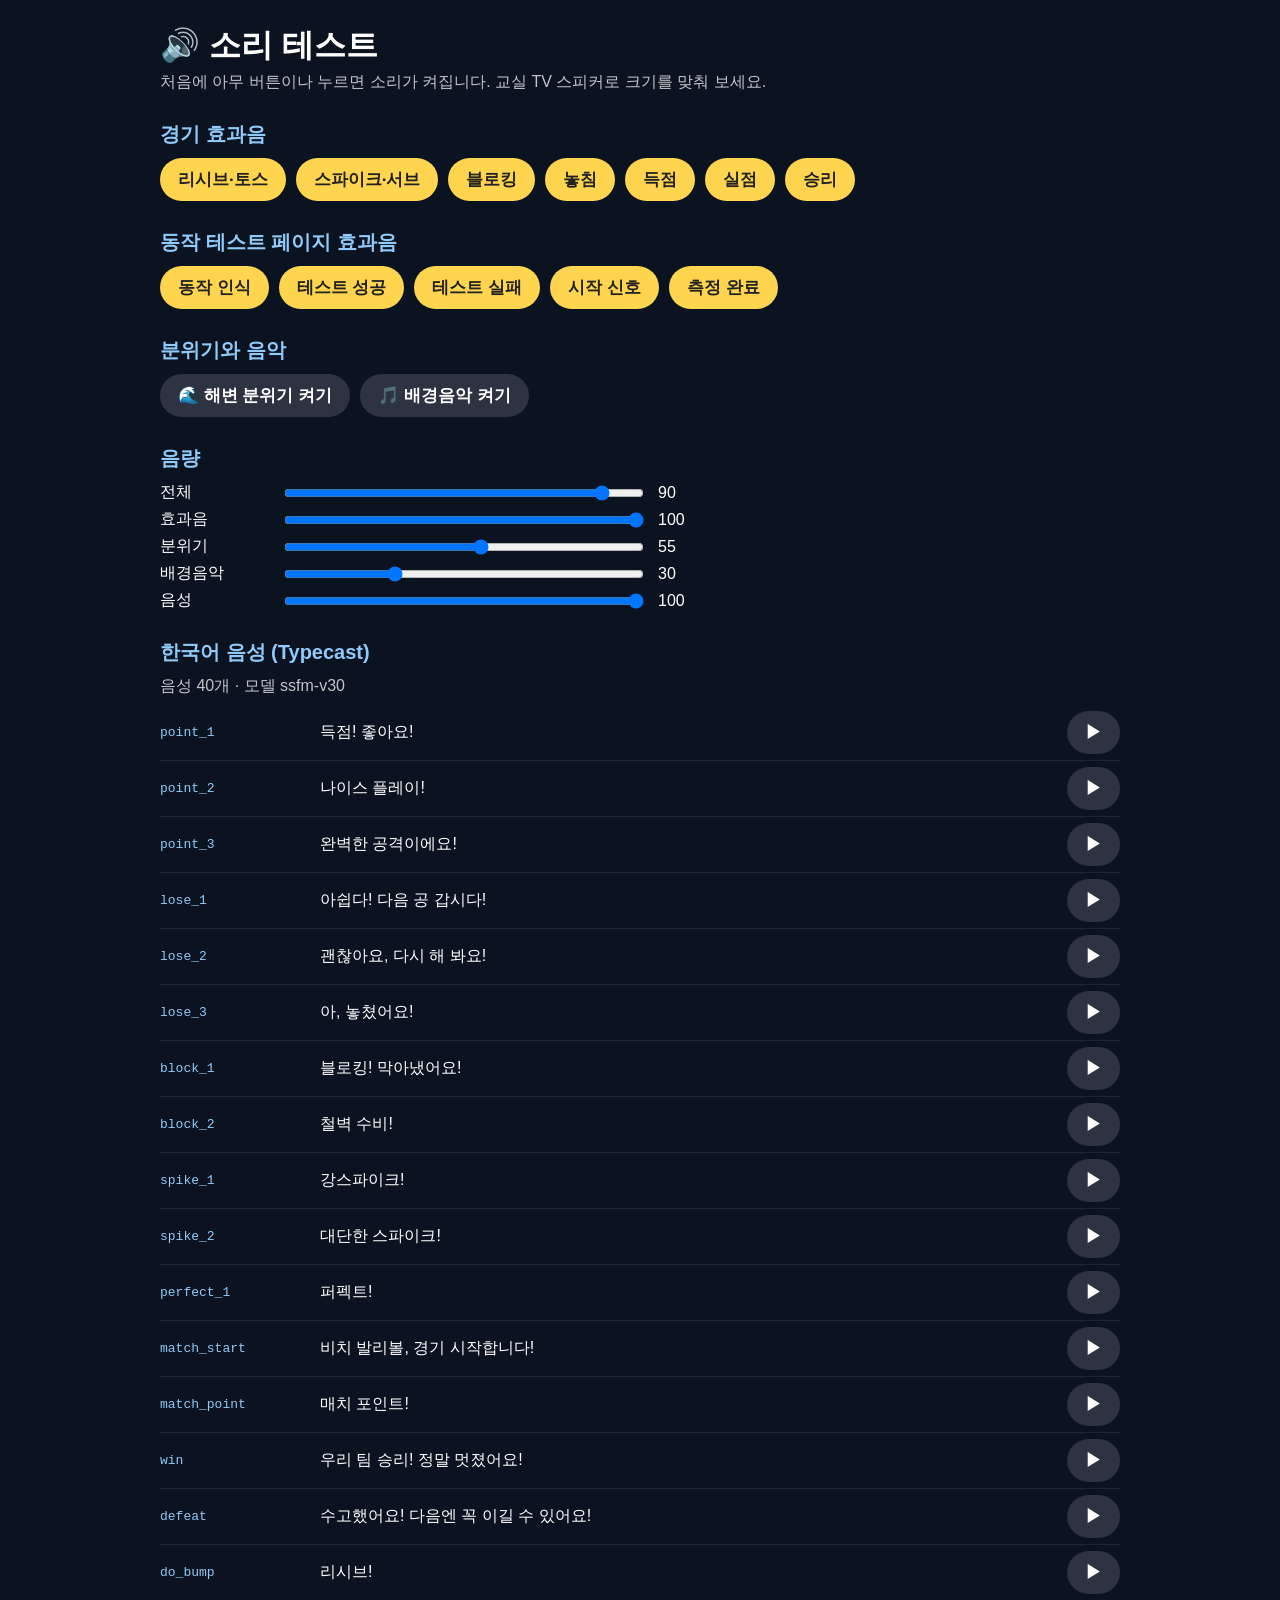
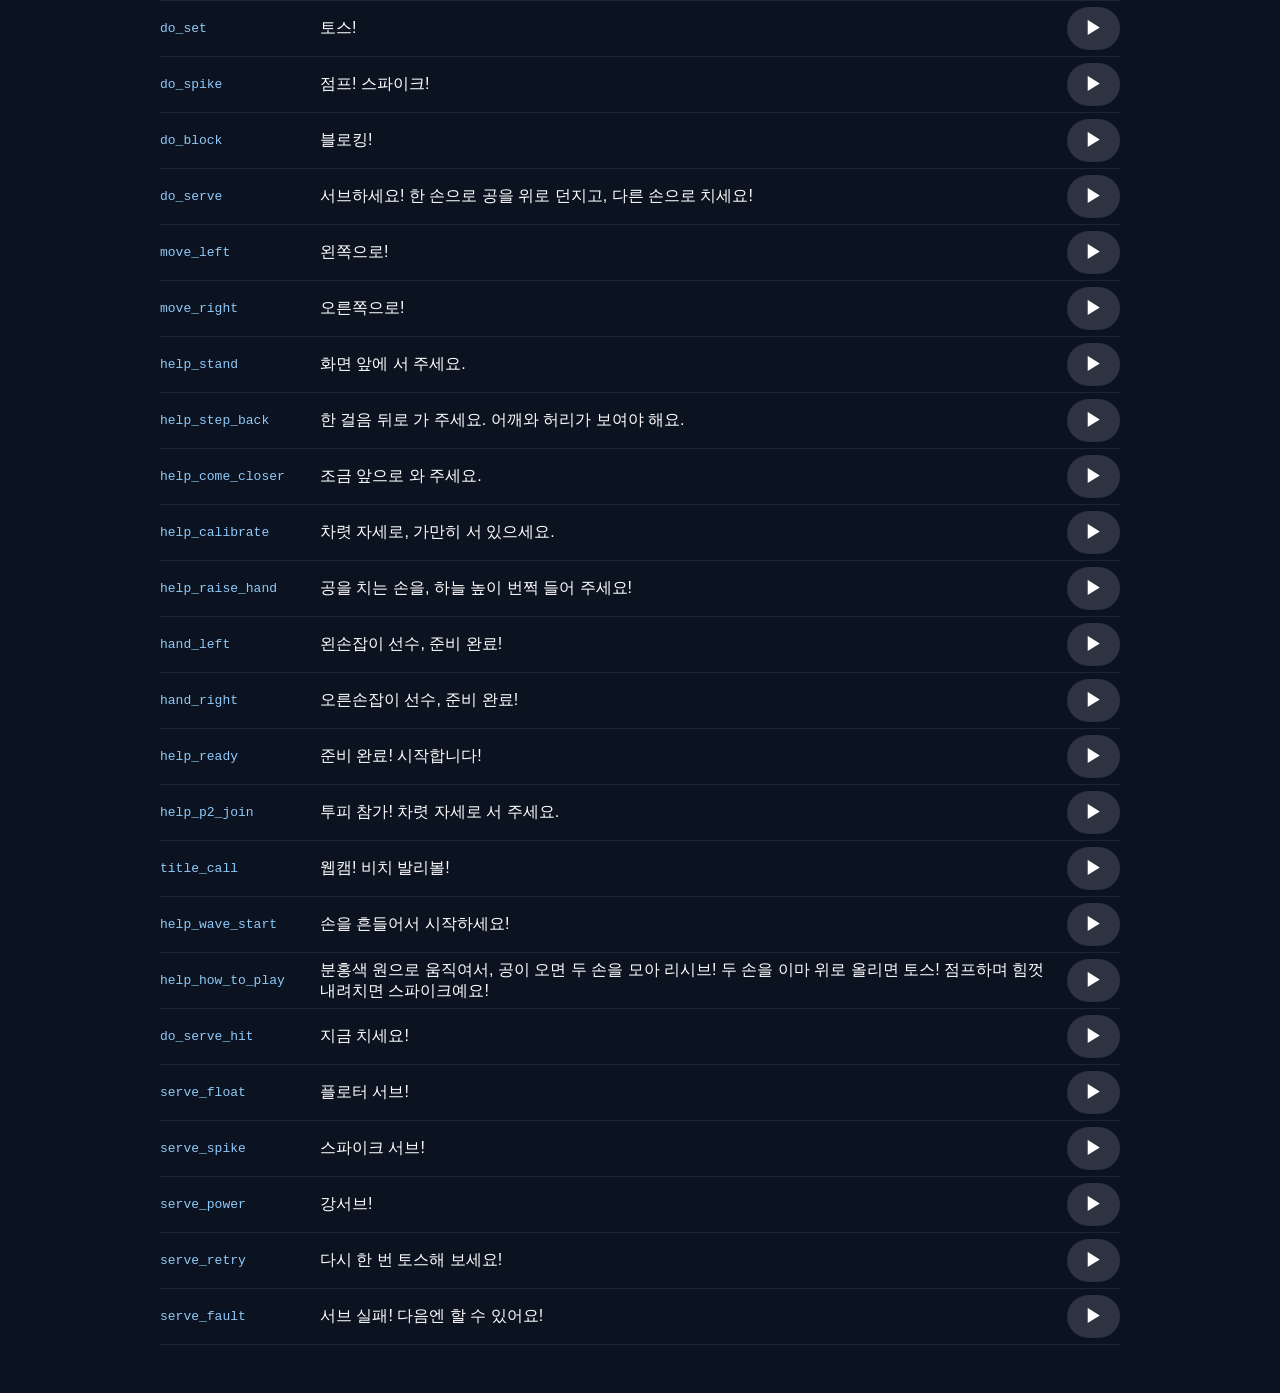
<file: sound-test.html>
<!doctype html>
<html lang="ko">
<head>
  <meta charset="utf-8">
  <meta name="viewport" content="width=device-width, initial-scale=1">
  <title>웹캠 배구 소리 테스트</title>
  <style>
    * { box-sizing: border-box; }
    body {
      margin: 0; padding: 24px 16px 48px;
      background: #0b1220; color: #fff;
      font-family: "Malgun Gothic", "Apple SD Gothic Neo", sans-serif;
    }
    main { max-width: 960px; margin: 0 auto; }
    h1 { margin: 0 0 4px; font-size: 32px; }
    h2 { margin: 28px 0 10px; font-size: 20px; color: #90caf9; }
    p { margin: 0; opacity: .75; }
    .grid { display: flex; flex-wrap: wrap; gap: 10px; }
    button {
      font: inherit; font-size: 17px; font-weight: bold;
      padding: 10px 18px; border: 0; border-radius: 999px; cursor: pointer;
      background: #ffd54f; color: #222;
    }
    button.alt { background: rgba(255,255,255,.14); color: #fff; }
    button.on { background: #66bb6a; color: #0b1220; }
    .row { display: flex; align-items: center; gap: 12px; margin: 6px 0; }
    .row label { width: 110px; }
    .row input { flex: 1; max-width: 360px; }
    .voice { display: flex; gap: 10px; align-items: center; padding: 6px 0; border-bottom: 1px solid rgba(255,255,255,.08); }
    .voice code { color: #90caf9; width: 150px; flex: none; font-size: 13px; }
    .voice span { flex: 1; }
    #voice-status { margin-bottom: 8px; }
  </style>
</head>
<body>
<main>
  <h1>🔊 소리 테스트</h1>
  <p>처음에 아무 버튼이나 누르면 소리가 켜집니다. 교실 TV 스피커로 크기를 맞춰 보세요.</p>

  <h2>경기 효과음</h2>
  <div class="grid" id="game-sfx"></div>

  <h2>동작 테스트 페이지 효과음</h2>
  <div class="grid" id="test-sfx"></div>

  <h2>분위기와 음악</h2>
  <div class="grid">
    <button id="amb" class="alt">🌊 해변 분위기 켜기</button>
    <button id="music" class="alt">🎵 배경음악 켜기</button>
  </div>

  <h2>음량</h2>
  <div id="volumes"></div>

  <h2>한국어 음성 (Typecast)</h2>
  <p id="voice-status">불러오는 중…</p>
  <div id="voice-list"></div>
</main>

<script type="module">
  import { initSound, sfx, setVolume, startAmbience, stopAmbience, ambienceOn,
    startMusic, stopMusic, musicOn, say, voiceReady } from './src/sound.js';

  const $ = id => document.getElementById(id);
  const GAME = { hit: '리시브·토스', spike: '스파이크·서브', block: '블로킹', miss: '놓침', point: '득점', lose: '실점', win: '승리' };
  const TEST = { gesture: '동작 인식', ok: '테스트 성공', fail: '테스트 실패', tick: '시작 신호', done: '측정 완료' };

  function buttons(target, names) {
    for (const [k, label] of Object.entries(names)) {
      const b = document.createElement('button');
      b.textContent = label;
      b.onclick = () => { initSound(); sfx[k](); syncToggles(); };
      $(target).appendChild(b);
    }
  }
  buttons('game-sfx', GAME);
  buttons('test-sfx', TEST);

  function syncToggles() {
    $('amb').className = ambienceOn() ? 'on' : 'alt';
    $('amb').textContent = ambienceOn() ? '🌊 해변 분위기 끄기' : '🌊 해변 분위기 켜기';
    $('music').className = musicOn() ? 'on' : 'alt';
    $('music').textContent = musicOn() ? '🎵 배경음악 끄기' : '🎵 배경음악 켜기';
  }
  $('amb').onclick = () => { initSound(); ambienceOn() ? stopAmbience() : startAmbience(); syncToggles(); };
  $('music').onclick = () => { initSound(); musicOn() ? stopMusic() : startMusic(); syncToggles(); };

  const VOL = { master: ['전체', 0.9], sfx: ['효과음', 1], amb: ['분위기', 0.55], music: ['배경음악', 0.3], voice: ['음성', 1] };
  for (const [k, [label, v]] of Object.entries(VOL)) {
    const row = document.createElement('div');
    row.className = 'row';
    row.innerHTML = `<label>${label}</label><input type="range" min="0" max="1" step="0.05" value="${v}"><span>${Math.round(v * 100)}</span>`;
    const input = row.querySelector('input'), out = row.querySelector('span');
    input.oninput = () => { initSound(); setVolume(k, +input.value); out.textContent = Math.round(input.value * 100); };
    $('volumes').appendChild(row);
  }

  // 음성 목록
  try {
    const res = await fetch('assets/voice/manifest.json', { cache: 'no-cache' });
    if (!res.ok) throw new Error('없음');
    const m = await res.json();
    $('voice-status').textContent = `음성 ${Object.keys(m.files).length}개 · 모델 ${m.model}`;
    for (const [id, info] of Object.entries(m.files)) {
      const row = document.createElement('div');
      row.className = 'voice';
      row.innerHTML = `<code>${id}</code><span></span><button class="alt">▶</button>`;
      row.querySelector('span').textContent = info.text;
      row.querySelector('button').onclick = async () => {
        initSound();
        for (let i = 0; i < 40 && !voiceReady(); i++) await new Promise(r => setTimeout(r, 100));
        say(id, { priority: 9 });
      };
      $('voice-list').appendChild(row);
    }
  } catch {
    $('voice-status').textContent = '아직 음성 파일이 없어요. tools/typecast_voices.py generate 를 먼저 실행하세요.';
  }
</script>
</body>
</html>
</file>
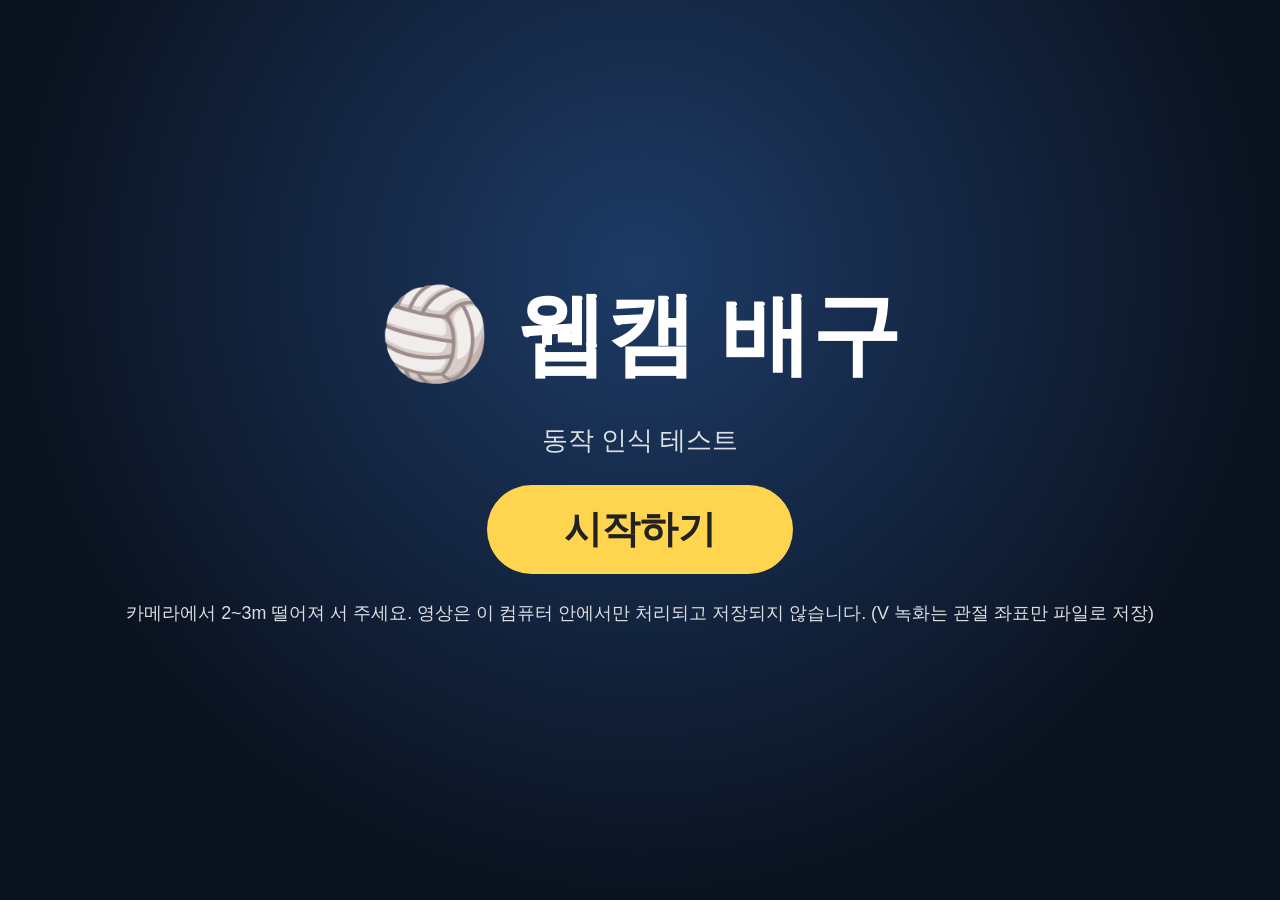
<file: test.html>
﻿<!doctype html>
<html lang="ko">
<head>
  <meta charset="utf-8">
  <meta name="viewport" content="width=device-width, initial-scale=1">
  <title>웹캠 배구 동작 테스트</title>
  <link rel="stylesheet" href="style.css">
</head>
<body>
  <div id="stage">
    <video id="video" playsinline muted></video>
    <canvas id="canvas"></canvas>

    <div id="topbar">
      <div id="status" class="pill">준비 중</div>
      <div id="rec" class="pill" hidden></div>
      <div id="fps" class="pill">-- fps</div>
    </div>

    <div id="center-msg"></div>
    <div id="calib-bar"><div id="calib-fill"></div></div>
    <div id="flash"></div>
    <div id="tester"></div>
    <div id="serve-panel" hidden></div>

    <div id="cards"></div>

    <div id="help">숫자 1~6 동작 테스트(10회) · V 동작 녹화 시작/저장 · 공격 표시 7 스트레이트 · 8 크로스 · 9 라인 · 0 팁 · C 다시 측정 · R 기록 지우기 · D 디버그 · F 전체화면 · <a href="replay.html" target="_blank">녹화 분석 →</a></div>
    <pre id="debug"></pre>
  </div>

  <div id="start-screen">
    <h1>🏐 웹캠 배구</h1>
    <p>동작 인식 테스트</p>
    <button id="start-btn">시작하기</button>
    <p id="start-info">카메라에서 2~3m 떨어져 서 주세요. 영상은 이 컴퓨터 안에서만 처리되고 저장되지 않습니다. (V 녹화는 관절 좌표만 파일로 저장)</p>
  </div>

  <script>
    // 파일을 더블클릭해 열면(file://) 브라우저가 모듈을 막아 아무것도 안 된다. 바로 알려 준다.
    if (location.protocol === 'file:') {
      document.getElementById('start-info').innerHTML = '<b style="color:#ffd54f">이 파일을 직접 열면 실행되지 않아요.</b><br>실행.bat을 켠 뒤 주소창에 <b>http://127.0.0.1:8000/test.html</b> 을 입력하세요.';
      document.getElementById('start-btn').disabled = true;
    }
  </script>
  <script type="module" src="src/test.js"></script>
</body>
</html>
</file>
<file: game.css>
* { box-sizing: border-box; margin: 0; padding: 0; }

:root { --menu-ink: #10213f; --menu-gold: #ffd54f; --menu-gold-dark: #e0a100; --menu-blue: #2f7fe0; --menu-red: #e24b4a; --menu-mint: #3fc9a8; }

html, body {
  width: 100%; height: 100%;
  overflow: hidden;
  background: #0b1220;
  color: #fff;
  font-family: "Malgun Gothic", "Apple SD Gothic Neo", sans-serif;
}

#game { position: fixed; inset: 0; }
#court { position: absolute; inset: 0; width: 100%; height: 100%; }
#vs-divider { display: none; position: absolute; z-index: 12; left: 50%; top: 0; bottom: 0; width: 3px; transform: translateX(-50%); background: rgba(255,255,255,.92); box-shadow: 0 0 10px rgba(0,0,0,.65); pointer-events: none; }
body.vs-split #vs-divider { display: block; }
#flash {
  position: absolute; inset: 0; z-index: 24; pointer-events: none; opacity: 0;
  background: radial-gradient(circle at center, rgba(255,255,255,1) 0%, rgba(255,255,255,.55) 24%, rgba(255,255,255,0) 72%);
}
#flash.transition { background: #fff; }
#video { display: none; }

.pill {
  background: rgba(0, 0, 0, .5);
  padding: .3em 1em; border-radius: 999px;
  font-size: clamp(14px, 1.4vw, 26px); font-weight: bold;
}

/* 원작처럼 양쪽으로 나뉘 점수판 */
.score-box {
  position: absolute; top: 2vh; display: flex; align-items: center; gap: .8vw;
  min-width: 15vw; padding: .45vh 1.2vw; border: .25vh solid rgba(255,255,255,.6);
  border-radius: 1.2vh; box-shadow: 0 .5vh 2vh rgba(0,0,0,.35);
  font-size: clamp(18px, 2.2vw, 42px); font-weight: 900;
}
.score-box b { font-size: 1.5em; min-width: 1.2em; text-align: center; }
.score-box span { font-size: .72em; }
.score-box.me { left: 2vw; color: #fff; background: linear-gradient(90deg, rgba(3,80,155,.92), rgba(33,150,243,.78)); }
.score-box.ai { right: 2vw; justify-content: flex-end; color: #fff; background: linear-gradient(90deg, rgba(239,83,80,.78), rgba(145,20,31,.92)); }
#goal { position: absolute; top: 2.5vh; left: 50%; transform: translateX(-50%); }
#quality-status { position: fixed; z-index: 240; top: 10vh; left: 50%; transform: translateX(-50%); max-width: 90vw; text-align: center; }
#action-cues { position: absolute; inset: 0; pointer-events: none; z-index: 13; }
.action-cue { position: absolute; left: 50%; top: 21vh; transform: translateX(-50%); max-width: 88vw; padding: .35em .8em; border-radius: .55em; background: rgba(5,18,38,.94); border: 2px solid rgba(255,255,255,.7); font-size: clamp(24px,2.5vw,42px); font-weight: 900; text-align: center; text-shadow: 0 2px 3px #000; }
.action-cue[hidden] { display: none; }
.action-cue { white-space: pre-line; }
body.vs-split .action-cue { left: 25%; max-width: 46vw; }
body.vs-split .action-cue + .action-cue { left: 75%; }
#slowmo {
  position: absolute; inset: 0; display: flex; align-items: flex-start; justify-content: center;
  padding-top: 7vh; pointer-events: none;
  background: radial-gradient(ellipse at center, transparent 42%, rgba(3,5,16,.78) 100%);
  font-size: clamp(38px, 5vw, 100px); font-weight: 1000; font-style: italic;
  color: #ff8a65; letter-spacing: -.04em;
  text-shadow: 0 .5vh 0 #8d2818, 0 1vh 3vh #000;
  opacity: 0; visibility: hidden;
  transition: opacity .2s ease, visibility 0s linear .2s;
}
#slowmo span { color: #ffd54f; }
body.slow-motion #slowmo { opacity: 1; visibility: visible; transition: opacity .2s ease; animation: slowPulse .55s ease-in-out infinite alternate; }
@keyframes slowPulse { from { transform: scale(.97); } to { transform: scale(1.03); } }

/* 가운데 큰 안내 */
#message {
  position: absolute; left: 50%; top: 30%;
  transform: translate(-50%, -50%);
  text-align: center; pointer-events: none;
  text-shadow: 0 4px 16px rgba(0, 0, 0, .8), 0 0 4px rgba(0, 0, 0, .8);
}
#msg-text { font-size: clamp(36px, 6vw, 120px); font-weight: 900; }
#msg-sub { font-size: clamp(18px, 2.2vw, 40px); font-weight: bold; margin-top: 1vh; }
#message.pop #msg-text { animation: pop .35s ease-out; }
#message.serve-guide {
  top: auto; bottom: calc(2vh + clamp(28px, 2vw, 36px));
  width: min(88vw, 760px); transform: translateX(-50%);
  padding: .22em .6em; border-radius: .75em;
  background: rgba(7, 15, 32, .72);
}
#message.serve-guide #msg-text { font-size: clamp(16px, 1.9vw, 28px); }
#message.serve-guide #msg-sub { font-size: clamp(12px, 1.1vw, 18px); margin-top: 0; }
#message.point-focus { top: 22%; z-index: 25; transform: translate(-50%, -50%) scale(1.15); transition: transform .16s ease-out; }
body.vs-split #message[data-side="p1"] { left: 25%; width: 46vw; }
body.vs-split #message[data-side="p2"] { left: 75%; width: 46vw; }
body.vs-split #message.serve-guide { width: min(44vw, 720px); }
body.vs-split #pip-wrap { left: 50%; right: auto; bottom: 1.5vh; width: min(15vw, 270px); transform: translateX(-50%); }
body.vs-split[data-action-side="p1"] #slowmo { right: 50%; }
body.vs-split[data-action-side="p2"] #slowmo { left: 50%; }
@keyframes pop {
  0% { transform: scale(.6); opacity: 0; }
  60% { transform: scale(1.1); opacity: 1; }
  100% { transform: scale(1); }
}

/* 웹캠 작은 화면 */
#pip-wrap {
  position: absolute; right: 1.5vw; bottom: 5vh;
  width: 22vw; aspect-ratio: 16 / 9;
  border-radius: 1.5vh; overflow: hidden;
  border: .4vh solid rgba(255, 255, 255, .6);
  background: #000; display: none;
}
#pip-wrap.ok { border-color: #66bb6a; }
#pip-wrap.bad { border-color: #ef5350; }
#pip { width: 100%; height: 100%; display: block; }
#pip-join {
  position: absolute; left: 0; right: 0; bottom: 0; padding: .35em;
  text-align: center; background: rgba(0,0,0,.72); color: #70ffc0;
  font-size: clamp(13px, 1.15vw, 22px); font-weight: 900;
}

/* 웹캠 준비 중 안내 (게임 멈춤) */
#cam-overlay {
  position: absolute; inset: 0;
  display: none; flex-direction: column; align-items: center; justify-content: center; gap: 3vh;
  background: rgba(0, 0, 0, .55);
  font-size: clamp(28px, 4.5vw, 84px); font-weight: 900;
  text-align: center; white-space: pre-line;
}
#cam-bar {
  width: 40vw; height: 2.2vh; border-radius: 999px;
  background: rgba(255, 255, 255, .2); overflow: hidden; display: none;
}
#cam-fill { height: 100%; width: 0; background: #4fc3f7; }
#hand-choice {
  position: absolute; inset: 0; pointer-events: none;
}
#hand-confirm {
  position: absolute; z-index: 24; left: 50%; top: 31%; transform: translate(-50%, -50%);
  padding: .28em .75em; border: 4px solid rgba(255,255,255,.9); border-radius: .55em;
  color: #fff176; background: rgba(12, 30, 44, .88);
  font-size: clamp(34px, 5vw, 78px); font-weight: 1000; text-shadow: 0 3px 8px #000;
  box-shadow: 0 8px 28px rgba(0,0,0,.4); pointer-events: none;
}
.hand-choice-tag {
  position: absolute; top: 57%; transform: translate(-50%, -50%);
  padding: .18em .5em; border-radius: .45em;
  color: #fff59d; background: rgba(0, 0, 0, .68);
  font-size: clamp(30px, 5vw, 76px); font-weight: 1000;
  text-shadow: 0 3px 8px #000;
}
#tutorial-prompt { white-space: pre-line; }

#replay-label {
  position: absolute; z-index: 28; top: 12vh; left: 50%; transform: translateX(-50%) rotate(-3deg);
  padding: .16em .6em; border: .08em solid #fff; border-radius: .18em;
  background: rgba(198,40,40,.9); color: #fff; box-shadow: 0 .12em 0 rgba(0,0,0,.55);
  font-size: clamp(34px,5vw,82px); font-weight: 1000; letter-spacing: .08em;
  animation: replayStamp .18s ease-out both;
}
#replay-label[hidden] { display: none; }
@keyframes replayStamp { from { opacity: 0; transform: translateX(-50%) scale(1.35) rotate(-3deg); } to { opacity: 1; transform: translateX(-50%) scale(1) rotate(-3deg); } }

#pause {
  position: absolute; inset: 0; z-index: 40;
  display: flex; flex-direction: column; align-items: center; justify-content: center;
  background: rgba(0, 0, 0, .6);
  font-size: clamp(40px, 7vw, 130px); font-weight: 900;
}
#pause[hidden] { display: none; }
#pause small { font-size: .3em; opacity: .8; }
.pause-actions { display: flex; gap: 2vw; margin-top: 4vh; }
.pause-actions .big { min-width: 22vw; font-size: clamp(22px, 2.8vw, 46px); }

/* 손 커서 사용 시 교실 TV에서도 목표가 화면 폭의 약 12% 이상이 되게 한다. */
[data-hand-target] { min-width: 12vw; min-height: 7vh; }
[data-hand-target].hand-hover { outline: .55vh solid #ffd54f; outline-offset: .45vh; transform: scale(1.04); }

#keys-help {
  position: absolute; left: 0; right: 0; bottom: 1vh;
  text-align: center; font-size: clamp(14px, 1vw, 18px);
  color: #fff; background: rgba(5,18,38,.88); padding: .3em .6em;
}

.ceremony {
  position: absolute; inset: 0; z-index: 24; display: flex; flex-direction: column; align-items: center; justify-content: center; gap: 2vh;
  pointer-events: auto; background: radial-gradient(circle, rgba(9,30,58,.22), rgba(2,8,18,.7)); text-align: center;
}
.ceremony[hidden], #tutorial-hud[hidden] { display: none; }
.ceremony h2 { font-size: clamp(46px, 7vw, 120px); text-shadow: 0 .6vh 2vh #000; }
.ceremony small { font-size: clamp(13px, 1.2vw, 22px); opacity: .8; }
/* 2026-09-27 Claude: 넓은 화면(1400px~)에서 선수 카드(2vw 글씨)가 1050px 상자를 넘쳐 잘렸다 → 상자는 내용만큼, 화면의 94%까지 */
.team-card { display: grid; grid-template-columns: minmax(0, 1fr) auto minmax(0, 1fr); align-items: center; gap: 2.2vw; width: max-content; max-width: 94vw; box-sizing: border-box; padding: 2vh 2.4vw; border-radius: 2em; background: rgba(255,255,255,.22); border: .35vh solid var(--menu-ink); box-shadow: 0 1vh 0 var(--menu-ink), 0 1.5vh 3vh rgba(0,0,0,.32); backdrop-filter: blur(5px); }
.team-side { display: flex; gap: 1vw; justify-content: center; }
.team-player { display: flex; align-items: center; justify-content: center; gap: .55em; min-width: 7.5em; padding: .5em; border-radius: 1.2em; font-size: clamp(15px, 1.6vw, 30px); font-weight: 900; color: #fff; border: .3vh solid var(--menu-ink); box-shadow: 0 .6vh 0 var(--menu-ink); }
.team-player img { width: 3.2em; height: 4.1em; border-radius: .6em; object-fit: cover; object-position: center 20%; border: .12em solid rgba(255,255,255,.9); }
.team-player span { text-align: left; }
.team-player.me { background: linear-gradient(135deg,#29b6f6,#0d47a1); }
.team-player.ai { background: linear-gradient(135deg,#ef5350,#8e1820); }
.team-player small { display: block; font-size: .65em; }
.team-vs { font-size: clamp(40px, 5vw, 84px); font-weight: 1000; color: var(--menu-gold); -webkit-text-stroke: .08em var(--menu-ink); paint-order: stroke fill; text-shadow: 0 .08em 0 var(--menu-ink); transform: rotate(-6deg); }
.team-meta { grid-column: 1 / -1; color: var(--menu-ink); font-size: clamp(15px, 1.4vw, 25px); font-weight: 900; }
.victory { background: radial-gradient(circle,rgba(255,194,35,.25),rgba(3,10,24,.4)); pointer-events: none; }
.victory h2 { padding: .22em .7em; border-radius: .35em; background: linear-gradient(90deg,#0d47a1,#29b6f6); }
.victory.lose h2 { background: linear-gradient(90deg,#8e1820,#ef5350); }

#tutorial-hud { position: absolute; inset: 0; z-index: 22; pointer-events: none; }
#tutorial-prompt { position: absolute; left: 50%; top: 10vh; transform: translateX(-50%); padding: .45em 1.1em; border-radius: 999px; background: rgba(5,18,38,.88); font-size: clamp(22px,3vw,54px); font-weight: 900; white-space: nowrap; }
#tutorial-cards { position: absolute; left: 50%; bottom: 2vh; transform: translateX(-50%); display: flex; gap: 1vw; }
.tutorial-card { min-width: 10vw; padding: .65em .8em; border-radius: 1em; background: rgba(5,18,38,.72); border: .25vh solid rgba(255,255,255,.35); font-size: clamp(14px,1.4vw,24px); font-weight: 900; opacity: .48; }
.tutorial-card.active { opacity: 1; background: #ffd54f; color: #222; transform: scale(1.08); }
.tutorial-card.done { opacity: 1; background: #2e9f5b; }
.big.tutorial { background: #b8f3c9; color: #16472a; }
.practice-mode #message.serve-guide, .practice-mode #keys-help { display: none; }
.practice-mode #tutorial-cards { bottom: 2.5vh; }
.highlight-setting > span { width: auto; white-space: nowrap; }
.highlight-setting small { flex-basis: 100%; color: #b9e4ff; font-size: clamp(11px,1vw,17px); }
.result-card { padding: 1.4vh 4vw; border-radius: 1.4em; background: rgba(255,255,255,.1); }
.result-card > b { font-size: clamp(18px,2vw,34px); color: #b9e4ff; }
.result-teams { display: grid; grid-template-columns: 1fr auto 1fr; align-items: center; gap: 2vw; margin-top: 1vh; }
.result-teams .team-player { min-width: 6.5em; padding: .55em; font-size: clamp(14px,1.4vw,24px); }
.result-teams .team-vs.score { color: #fff; font-size: clamp(32px,4.5vw,74px); white-space: nowrap; }

#perf {
  position: absolute; z-index: 30; left: 1.2vw; top: 11vh; min-width: 25em;
  padding: .8em 1em; border-radius: .8em; background: rgba(3,8,18,.84);
  color: #bfffe2; border: 1px solid rgba(160,255,215,.45);
  font: 700 clamp(12px, 1vw, 18px)/1.45 Consolas, monospace; white-space: pre-wrap;
}
#perf[hidden], #gpu-warning[hidden] { display: none; }
#gpu-warning {
  position: absolute; z-index: 31; right: 1.5vw; top: 11vh; max-width: 31em;
  padding: .7em 1em; border-radius: .8em; background: rgba(150,25,18,.9);
  color: #fff; font-size: clamp(13px, 1.15vw, 22px); font-weight: 900;
}

/* 시작·결과 화면 */
.screen {
  position: fixed; inset: 0; z-index: 70;
  display: flex; flex-direction: column; align-items: center; justify-content: safe center; gap: 2.4vh;
  background: #0b1220 center / cover no-repeat;
  text-align: center; padding: 2.5vh 2vw; overflow: hidden;
}
.screen[hidden] { display: none; }
.menu-screen { background-image: url('assets/ui/menu/menu-bg.webp'); }
#ready-screen { background-image: url('assets/ui/menu/ready-bg.webp'); }
.menu-screen::before { content: ''; position: absolute; inset: 0; background: radial-gradient(ellipse at 50% 55%, transparent 40%, rgba(6,18,40,.45) 100%); pointer-events: none; }
.menu-screen > * { position: relative; }
.menu-enter, .menu-enter-back { animation: menuFade .25s ease-out both; }
@keyframes menuFade { from { opacity: 0; } to { opacity: 1; } }
@keyframes cardBounce { 0% { opacity: 0; transform: translateY(9vh) scale(.86); } 72% { opacity: 1; transform: translateY(-1.2vh) scale(1.02); } 100% { opacity: 1; } }
.menu-enter .mode-grid button, .menu-enter .character-grid button, .menu-enter .team-player,
.menu-enter-back .mode-grid button, .menu-enter-back .character-grid button, .menu-enter-back .team-player { animation: cardBounce .3s cubic-bezier(.2,.8,.25,1.2) both; }
.menu-enter .mode-grid button:nth-child(2), .menu-enter .character-grid button:nth-child(2), .menu-enter .team-player:nth-child(2),
.menu-enter-back .mode-grid button:nth-child(2), .menu-enter-back .character-grid button:nth-child(2), .menu-enter-back .team-player:nth-child(2) { animation-delay: .06s; }
.menu-enter .mode-grid button:nth-child(3), .menu-enter .character-grid button:nth-child(3),
.menu-enter-back .mode-grid button:nth-child(3), .menu-enter-back .character-grid button:nth-child(3) { animation-delay: .12s; }
.menu-enter .character-grid button:nth-child(4), .menu-enter-back .character-grid button:nth-child(4) { animation-delay: .18s; }
.screen h1 { font-weight: 900; font-size: clamp(28px, 4.2vw, 72px); color: #fff; -webkit-text-stroke: .09em var(--menu-ink); paint-order: stroke fill; text-shadow: 0 .08em 0 var(--menu-ink); }
#start-screen { gap: 2vh; }
#start-screen .menu-logo { font-size: clamp(40px, 6.4vw, 120px); line-height: 1; letter-spacing: -.02em; transform: rotate(-3deg); text-shadow: 0 .09em 0 var(--menu-ink), 0 .16em .2em rgba(0,0,0,.35); }
.menu-logo small { display: block; font-size: .42em; color: var(--menu-gold); -webkit-text-stroke: .1em var(--menu-ink); margin-bottom: .1em; }

.home-actions { display: flex; flex-direction: column; gap: 2.2vh; width: min(66vw, 760px); }
.menu-primary, .menu-secondary, .choice-grid button, .character-grid button, .ready-chips button,
.teacher-options button, .teacher-links a, .corner-actions > *, .menu-back {
  border: .45vh solid var(--menu-ink); border-radius: 2.4vh; color: var(--menu-ink);
  background: rgba(255,255,255,.92); font: inherit; font-weight: 900; cursor: pointer; text-decoration: none;
  box-shadow: 0 .65vh 0 var(--menu-ink), 0 1.1vh 2vh rgba(0,0,0,.25); transition: transform .12s, filter .12s;
}
.menu-primary, .menu-secondary { position: relative; overflow: hidden; min-height: 11vh; padding: .35em 1em; font-size: clamp(26px,3.6vw,60px); }
.menu-primary { background: linear-gradient(#fff3b0, var(--menu-gold) 45%, var(--menu-gold-dark)); box-shadow: 0 1vh 0 var(--menu-ink), 0 1.6vh 2.4vh rgba(0,0,0,.35); }
.menu-secondary { font-size: clamp(22px,2.8vw,46px); background: linear-gradient(#b8fff0, var(--menu-mint) 50%, #1f9c80); box-shadow: 0 .85vh 0 var(--menu-ink), 0 1.4vh 2.2vh rgba(0,0,0,.32); }
.menu-primary::after, .menu-secondary::after { content: ''; position: absolute; top: -50%; left: -30%; width: 22%; height: 200%; background: rgba(255,255,255,.55); transform: rotate(20deg); animation: menuShine 2.8s infinite; pointer-events: none; }
@keyframes menuShine { 0%,60% { left: -30%; } 100% { left: 130%; } }
.menu-primary:hover, .menu-secondary:hover, .menu-primary.hand-hover, .menu-secondary.hand-hover,
.corner-actions > :hover, .corner-actions > .hand-hover, .menu-back:hover, .menu-back.hand-hover,
.ready-chips button:hover, .ready-chips button.hand-hover, .teacher-options button:hover, .teacher-options button.hand-hover,
.teacher-links a:hover, .teacher-links a.hand-hover { transform: translateY(-.6vh) scale(1.04); }
.corner-actions { position: absolute; left: 0; right: 0; bottom: 3vh; display: flex; align-items: center; justify-content: center; gap: 1vw; flex-wrap: wrap; }
.corner-actions > * { min-width: auto; min-height: 5.5vh; padding: .5em 1em; border-width: .3vh; border-radius: 999px; font-size: clamp(13px,1.3vw,22px); }
.menu-back { position: absolute; left: 2vw; top: 3vh; min-width: 12vw; min-height: 7vh; padding: .35em .8em; border-width: .3vh; border-radius: 999px; font-size: clamp(18px,2vw,32px); z-index: 2; }

.choice-grid { display: grid; width: min(90vw, 1040px); gap: 2.4vw; align-items: end; }
.mode-grid { grid-template-columns: repeat(3,1fr); }
.choice-grid button, .character-grid button { position: relative; aspect-ratio: 3 / 4; padding: 0; overflow: hidden; border-width: .5vh; background: #fff center / cover no-repeat; }
.choice-grid button { background-image: var(--card-image); font-size: clamp(20px,2.5vw,44px); }
.choice-grid button:nth-child(odd), .character-grid button:nth-child(odd) { transform: rotate(-2deg); }
.choice-grid button:nth-child(even), .character-grid button:nth-child(even) { transform: rotate(2deg); }
.choice-grid button:hover, .choice-grid button.hand-hover, .character-grid button:hover, .character-grid button.hand-hover { transform: translateY(-2vh) scale(1.05) rotate(0); z-index: 2; }
.choice-grid b, .character-grid b { position: absolute; z-index: 2; left: 0; right: 0; bottom: 0; display: block; padding: 4.5vh .4em 1.5vh; color: #fff; background: linear-gradient(transparent, rgba(8,20,45,.9) 42%); -webkit-text-stroke: .06em var(--menu-ink); paint-order: stroke fill; }
.choice-grid small { display: block; margin-top: .35vh; font-size: .5em; font-weight: 700; color: #cfe8ff; -webkit-text-stroke: 0; }

.character-grid { display: grid; grid-template-columns: repeat(4,1fr); gap: 1.8vw; width: min(92vw,1040px); align-items: end; }
.character-grid button { display: grid; grid-template-rows: minmax(0,1fr) auto auto; height: min(68vh,580px); aspect-ratio: auto; font-size: clamp(20px,2.35vw,40px); }
.character-grid img { display: block; width: 100%; height: 100%; min-height: 0; object-fit: contain; }
.character-grid b { position: static; padding: .12em .4em; background: #10213f; }
.character-stats { position: static; display: block; padding: .5em .8em .65em; color: #fff; background: #10213f; font-size: clamp(12px,.9vw,16px); line-height: 1.2; text-align: left; text-shadow: 0 1px 2px #000; }
.character-stats strong { display: block; margin-bottom: .28em; color: #ffe36e; text-align: center; font-size: 1.08em; }
.character-stats > span { display: grid; grid-template-columns: 2.4em 1fr 2em; align-items: center; gap: .24em; margin-top: .13em; }
.character-stats em { font-style: normal; font-weight: 900; }
.character-stats small { font-size: .88em; font-weight: 900; text-align: right; }
.stars { position: relative; display: inline-block; width: 5.2em; color: rgba(255,255,255,.28); letter-spacing: .04em; white-space: nowrap; }
.stars::before { content: '★★★★★'; position: absolute; inset: 0 auto 0 0; width: calc(var(--rating) / 5 * 100%); overflow: hidden; color: #ffd54f; white-space: nowrap; }
.character-number { position: absolute; z-index: 3; top: 1.2vh; left: 1.2vh; min-width: 1.8em; padding: .18em .45em; border-radius: .65em; color: #fff; background: #4aa3ff; border: .3vh solid var(--menu-ink); font-weight: 900; font-size: .58em; }
.character-grid button:nth-child(2) .character-number { background: var(--menu-mint); }
.character-grid button:nth-child(3) .character-number { background: var(--menu-red); }
.character-grid button:nth-child(4) .character-number { background: #ff8f3a; }
.character-grid button.remembered { outline: .65vh solid var(--menu-gold); outline-offset: -.65vh; }
.character-grid button.remembered::after { content: '지난 선택'; position: absolute; z-index: 4; right: .7em; top: .7em; padding: .25em .55em; border-radius: 999px; color: var(--menu-ink); background: var(--menu-gold); border: .25vh solid var(--menu-ink); font-size: .42em; font-weight: 900; }
.character-grid button.picked, .character-grid button:disabled { opacity: .4; filter: grayscale(.55); cursor: default; }
.character-grid button.picked::after { content: '1P'; position: absolute; z-index: 5; inset: 50% auto auto 50%; transform: translate(-50%,-50%) rotate(-6deg); padding: .18em .55em; border-radius: .4em; color: #fff; background: var(--menu-blue); border: .3vh solid var(--menu-ink); font-size: 1em; font-weight: 1000; filter: none; }

.ready-team-card { max-height: 43vh; }
.ready-chips { display: flex; gap: 1.5vw; }
.ready-chips button { min-width: 14vw; min-height: 7vh; padding: .3em 1em; border-width: .3vh; border-radius: 999px; font-size: clamp(20px,2.2vw,36px); }
.start-match { width: min(42vw,560px); min-height: 10vh; }

.teacher-screen { gap: 1.25vh; }
.teacher-screen h1 { font-size: clamp(30px,4vw,64px); }
.teacher-options { display: grid; gap: 1vh; width: min(76vw,900px); padding: 2vh 2vw; border: .4vh solid var(--menu-ink); border-radius: 2.4vh; background: rgba(255,255,255,.78); box-shadow: 0 1vh 0 var(--menu-ink); color: var(--menu-ink); backdrop-filter: blur(5px); }
.setting-line { display: grid; grid-template-columns: 1fr repeat(2, minmax(12vw,1fr)); align-items: center; gap: .8vw; font-size: clamp(17px,1.8vw,29px); }
.setting-line > b { text-align: left; }
.setting-line button { min-width: 0; min-height: 7vh; padding: .25em .6em; font-size: .9em; }
.setting-line button.on { color: var(--menu-ink); background: var(--menu-gold); }
.hand-choice { display: contents; }
.teacher-screen > p, .teacher-screen > small { padding: .25em .7em; border-radius: .6em; background: rgba(16,33,63,.72); font-size: clamp(12px,1.15vw,19px); }
.teacher-links { display: flex; gap: 1vw; }
.teacher-links a { display: grid; place-items: center; min-height: 7vh; padding: .35em 1em; font-size: clamp(15px,1.5vw,24px); }
.settings-done { width: min(34vw,430px); min-height: 10vh; font-size: clamp(24px,3vw,46px); }

@media (max-width: 820px) {
  .mode-grid { grid-template-columns: 1fr; }
  .choice-grid { width: min(62vw,420px); }
  .choice-grid button { aspect-ratio: 16 / 7; }
  .character-grid { grid-template-columns: repeat(2,1fr); }
  .character-grid button { max-height: 34vh; }
}

.options { display: flex; flex-direction: column; gap: 1.5vh; width: 100%; max-width: 96vw; }
.opt-row { display: flex; align-items: center; justify-content: center; gap: 1vw; flex-wrap: wrap; }
.opt-row span { font-size: clamp(16px, 1.8vw, 32px); width: 4em; opacity: .8; }
.opt-row button {
  font: inherit; font-size: clamp(16px, 1.8vw, 32px); font-weight: bold;
  padding: .4em 1.2em; border-radius: 999px; cursor: pointer;
  border: .2vh solid rgba(255, 255, 255, .4); background: transparent; color: #fff;
}
.opt-row button.on { background: #fff; color: #0b1220; }
.opt-row select {
  font: inherit; font-size: clamp(15px, 1.45vw, 25px); font-weight: 800;
  padding: .35em .8em; border: 2px solid rgba(255,255,255,.45); border-radius: 999px;
  background: #173b5e; color: #fff;
}
.character-row span { width: auto; }
.hand-choice { display: inline-flex; gap: .35vw; }
.teacher-options .hand-choice { display: contents; }
.hand-choice button { min-width: 12vw; padding-inline: .65em; }

.start-row { display: flex; gap: 2vw; flex-wrap: wrap; justify-content: center; width: 100%; max-width: 96vw; }
.big {
  font: inherit; font-size: clamp(20px, 2.6vw, 48px); font-weight: 900;
  padding: .5em 1.6em; border: 0; border-radius: 999px;
  background: #ffd54f; color: #222; cursor: pointer;
}
.big.alt { background: rgba(255, 255, 255, .15); color: #fff; }
.big.help { background: #86e7d6; color: #123c48; font-size: clamp(17px, 1.9vw, 32px); }
.big.settings { background: #ffb8de; color: #47132f; font-size: clamp(17px, 1.9vw, 32px); }
.big.intro-link { background: #c5b3ff; color: #251951; font-size: clamp(17px, 1.9vw, 32px); text-decoration: none; }
.big:disabled { opacity: .5; cursor: wait; }

#start-info { font-size: clamp(14px, 1.25vw, 22px); opacity: .85; max-width: 68em; line-height: 1.5; }
#start-info small { font-size: .82em; color: #b9e4ff; }
.link { color: #90caf9; font-size: clamp(14px, 1.3vw, 22px); }

.settings-screen { z-index: 80; gap: 2vh; overflow: auto; padding-block: 3vh; }
.settings-screen h1 { font-size: clamp(30px, 4.5vw, 76px); }
.settings-screen > p { font-size: clamp(13px, 1.25vw, 22px); opacity: .85; }
#key-settings-grid { display: grid; grid-template-columns: repeat(3, minmax(0, 1fr)); gap: 1.2vw; width: calc(100vw - 32px); max-width: 1450px; }
.key-group { min-width: 0; padding: 1.4vh 1vw; border-radius: 1.2em; background: rgba(255,255,255,.09); }
.key-group h2 { margin-bottom: 1vh; font-size: clamp(18px, 1.7vw, 30px); }
.key-row { display: flex; align-items: center; justify-content: space-between; gap: 1em; margin: .45vh 0; }
.key-row span { text-align: left; font-size: clamp(13px, 1.1vw, 19px); }
.key-bind { min-width: 8.5em; padding: .45em .7em; border: 2px solid rgba(255,255,255,.45); border-radius: .7em; background: #173b5e; color: #fff; font-family: inherit; font-size: clamp(13px, 1.1vw, 19px); font-weight: 800; cursor: pointer; }
.key-bind.listening { color: #202020; background: #ffd54f; outline: .35vh solid #fff; }
@media (max-width: 900px) { #key-settings-grid { grid-template-columns: 1fr; } }

#over-stats { font-size: clamp(16px, 1.8vw, 32px); opacity: .9; line-height: 1.6; }
#over-screen { gap: 1.4vh; padding-block: 1.5vh; }
#over-screen h1 { font-size: clamp(28px, 4vw, 64px); }
#over-reel .hl-reel { padding-block: .8vh; gap: .5vh; }
#over-reel .hl-stage { width: min(48vw, 380px); }
#over-reel .hl-thumbs { margin-top: .7vh; }
</file>
<file: src/highlight-reel.css>
/* 하이라이트 사진첩 (src/highlight-reel.js, Claude 담당) */
.hl-reel {
  display: flex; flex-direction: column; align-items: center; gap: 1.2vh;
  width: min(92vw, 760px); padding: 1.6vh 1.4vw 1.8vh;
  border-radius: 1.2em; background: rgba(255, 255, 255, .08);
}
.hl-head { display: flex; flex-direction: column; gap: .2em; }
.hl-head b { font-size: clamp(18px, 1.9vw, 34px); }
.hl-head small { font-size: clamp(11px, .9vw, 16px); color: #b9e4ff; }

.hl-stage {
  position: relative; width: min(80vw, 560px); aspect-ratio: 16 / 9;
  padding: .7vh; background: #fff; border-radius: .4em;
  box-shadow: 0 1vh 3vh rgba(0, 0, 0, .45);
  transform: rotate(-1.5deg);
}
.hl-stage.flip { animation: hl-flip .45s ease-out; }
@keyframes hl-flip {
  from { transform: rotate(3deg) scale(.9); opacity: .2; }
  to { transform: rotate(-1.5deg) scale(1); opacity: 1; }
}
.hl-stage canvas { display: block; width: 100%; height: 100%; border-radius: .2em; background: #111; }
.hl-label {
  position: absolute; left: 50%; bottom: -1.1em; transform: translateX(-50%) rotate(1.5deg);
  padding: .2em .9em; border-radius: 999px; background: #ffd54f; color: #222;
  font-size: clamp(16px, 1.7vw, 30px); font-weight: 900; white-space: nowrap;
}
.hl-count {
  position: absolute; right: 1.4vh; top: 1.4vh; padding: .1em .6em; border-radius: 999px;
  background: rgba(0, 0, 0, .55); color: #fff; font-size: clamp(11px, .9vw, 16px); font-weight: 800;
}
.hl-thumbs { display: flex; gap: .6vw; flex-wrap: wrap; justify-content: center; margin-top: 1.6vh; }
.hl-thumb {
  padding: 3px; border: 0; border-radius: .3em; background: rgba(255, 255, 255, .35); cursor: pointer; opacity: .65;
}
.hl-thumb canvas { display: block; width: clamp(56px, 6vw, 110px); aspect-ratio: 16 / 9; height: auto; }
.hl-thumb.on { background: #ffd54f; opacity: 1; }
.hl-hidden-note { padding: 3vh 0; font-size: clamp(16px, 1.6vw, 28px); opacity: .8; }
.hl-toggle {
  font: inherit; font-size: clamp(14px, 1.4vw, 24px); font-weight: 800;
  padding: .35em 1.2em; border-radius: 999px; cursor: pointer;
  border: 2px solid rgba(255, 255, 255, .45); background: transparent; color: #fff;
}
[hidden].hl-stage, [hidden].hl-thumbs, [hidden].hl-hidden-note { display: none; }
</file>
<file: src/ui/hand-cursor.css>
/* ==========================================================================
   손 제스처 커서 및 메뉴 버튼 스타일 (Xbox 키넥트 스포츠 스타일)
   - 선택 가능한 버튼은 최소 화면 너비의 12% 이상으로 만들 것을 권장합니다 (터치 및 원거리 손 제스처 접근성)
   ========================================================================== */

:root {
  --hand-cursor-size: clamp(56px, 7vh, 84px);
  --hand-color-accent: #ffd54f;
  --hand-color-sky: #76c8ee;
  --hand-color-bg: #0b1220;
}

/* 커서 래퍼: 포인터 이벤트 통과, 화면 최상단 */
.hand-cursor-wrap {
  position: fixed;
  top: 0;
  left: 0;
  width: var(--hand-cursor-size);
  height: var(--hand-cursor-size);
  margin-left: calc(var(--hand-cursor-size) * -0.5);
  margin-top: calc(var(--hand-cursor-size) * -0.5);
  pointer-events: none;
  z-index: 99999;
  opacity: 0;
  transform: translate3d(-9999px, -9999px, 0);
  transition: opacity 0.15s ease-out;
  display: flex;
  align-items: center;
  justify-content: center;
}

.hand-cursor-wrap.visible {
  opacity: 1;
}

/* 커서 진행 원 (SVG Ring) */
.hand-cursor-svg {
  position: absolute;
  top: 0;
  left: 0;
  width: 100%;
  height: 100%;
  transform: rotate(-90deg); /* 12시 방향부터 차오름 */
  overflow: visible;
  filter: drop-shadow(0 2px 8px rgba(0, 0, 0, 0.6));
}

.hand-cursor-ring-bg {
  fill: none;
  stroke: rgba(255, 255, 255, 0.25);
  stroke-width: 6;
}

.hand-cursor-ring-progress {
  fill: none;
  stroke: var(--hand-color-accent);
  stroke-width: 7;
  stroke-linecap: round;
  stroke-dasharray: 263.89; /* 2 * PI * 42 */
  stroke-dashoffset: 263.89;
  transition: stroke-dashoffset 0.04s linear;
}

/* 손바닥 / 포인터 아이콘 */
.hand-cursor-icon {
  width: 58%;
  height: 58%;
  display: flex;
  align-items: center;
  justify-content: center;
  filter: drop-shadow(0 4px 10px rgba(0, 0, 0, 0.75));
  transition: transform 0.12s ease;
}

.hand-cursor-icon svg {
  width: 100%;
  height: 100%;
  fill: #ffffff;
}

/* 호버 중일 때 커서 확대 반응 */
.hand-cursor-wrap.hovering .hand-cursor-icon {
  transform: scale(1.1);
}

/* 선택 완료 시 펄스 효과 */
.hand-cursor-wrap.selected .hand-cursor-icon {
  animation: hand-select-pulse 0.4s cubic-bezier(0.18, 0.89, 0.32, 1.28);
}

@keyframes hand-select-pulse {
  0% { transform: scale(1); }
  50% { transform: scale(1.35); }
  100% { transform: scale(1); }
}

/* ==========================================================================
   선택 대상 버튼 [data-hand-target] 스타일
   ========================================================================== */
[data-hand-target] {
  transition: transform 0.2s cubic-bezier(0.2, 0, 0, 1),
              box-shadow 0.2s ease,
              border-color 0.2s ease,
              background-color 0.2s ease;
  will-change: transform, box-shadow;
  user-select: none;
  -webkit-user-select: none;
}

/* 손 커서가 위에 올라갔을 때 1.06배 확대 및 발광 */
[data-hand-target].hand-hover {
  transform: scale(1.06);
  border-color: var(--hand-color-accent) !important;
  box-shadow: 0 0 28px rgba(255, 213, 79, 0.75), 0 8px 24px rgba(0, 0, 0, 0.5) !important;
}

/* 클릭/선택 시 햅틱 피드백 애니메이션 */
[data-hand-target].hand-selected {
  transform: scale(0.96);
  box-shadow: 0 0 40px rgba(255, 213, 79, 1), 0 0 10px #ffffff !important;
}
</file>
<file: src/intro/intro.css>
/* 인트로 화면 — 교실 TV(1920×1080)에서 멀리서도 읽히게 크게 */
.intro {
  position: fixed; inset: 0; overflow: hidden;
  background: #0b1220; color: #fff;
  font-family: "Malgun Gothic", "Apple SD Gothic Neo", sans-serif;
  user-select: none; cursor: pointer;
}
.intro [hidden] { display: none !important; }

/* 배경 */
.intro-bg, .intro-bg img, .intro-bg video, .intro-opening {
  position: absolute; inset: 0; width: 100%; height: 100%; object-fit: cover;
}
.intro-bg.kenburns img { animation: kenburns 30s ease-in-out infinite alternate; transform-origin: 50% 60%; }
@keyframes kenburns { from { transform: scale(1.02); } to { transform: scale(1.14) translateY(-1.5%); } }
.intro-opening { z-index: 2; transition: opacity .7s; }
.intro-opening.fade { opacity: 0; }
.intro-shade {
  position: absolute; inset: 0; z-index: 3; pointer-events: none;
  background:
    radial-gradient(ellipse at 50% 30%, rgba(255, 240, 200, .0) 30%, rgba(8, 14, 30, .45) 100%),
    linear-gradient(to bottom, rgba(8, 14, 30, .15), rgba(8, 14, 30, 0) 40%, rgba(8, 14, 30, .55));
}
/* 임시 배경일 때만: 해에서 퍼지는 빛 */
.intro-sun { display: none; }
.intro.placeholder .intro-sun {
  display: block; position: absolute; z-index: 3; pointer-events: none;
  left: 50%; top: 28%; width: 160vmax; height: 160vmax; transform: translate(-50%, -50%);
  background: repeating-conic-gradient(rgba(255, 244, 200, .10) 0 6deg, transparent 6deg 18deg);
  mask: radial-gradient(circle, #000 0, transparent 55%);
  -webkit-mask: radial-gradient(circle, #000 0, transparent 55%);
  animation: spin 80s linear infinite;
}
@keyframes spin { to { transform: translate(-50%, -50%) rotate(360deg); } }

/* 로고 */
.intro-logo {
  position: absolute; z-index: 5; left: 71%; top: 2.5%; transform: translateX(-50%);
  display: flex; flex-direction: column; align-items: center;
  filter: drop-shadow(0 1.2vh 1.6vh rgba(0, 0, 0, .45));
}
.logo-small {
  font-size: clamp(22px, 3.2vw, 64px); font-weight: 900; letter-spacing: .3em;
  padding: .12em .9em .12em 1.2em; border-radius: 999px;
  background: #29b6f6; color: #fff; transform: rotate(-3deg);
  box-shadow: 0 .3em 0 #0d47a1;
  animation: drop .6s cubic-bezier(.3, 1.6, .5, 1) both;
}
.logo-big { display: flex; margin-top: .1em; }
.logo-big span {
  display: inline-block;
  font-size: clamp(48px, 6.8vw, 140px); font-weight: 900; line-height: 1.05;
  color: #ffd54f;
  -webkit-text-stroke: .045em #1b2a4a;
  paint-order: stroke fill;
  text-shadow: 0 .07em 0 #e65100, 0 .12em 0 #1b2a4a;
  animation: bounce-in .7s cubic-bezier(.3, 1.7, .5, 1) both, bob 3.2s ease-in-out infinite;
  animation-delay: calc(.25s + var(--i) * .09s), calc(1.2s + var(--i) * .18s);
}
.logo-big span:nth-child(odd) { color: #fff3c4; }
.logo-ball {
  position: absolute; right: -9%; top: -14%; width: clamp(60px, 9vw, 180px);
  animation: ball-in .9s cubic-bezier(.3, 1.4, .5, 1) .9s both, spin-ball 6s linear 1.8s infinite;
}
/* 임시 배경일 때는 로고를 가운데에, 공 아이콘도 표시 (타이틀 그림에는 공이 이미 있음) */
.intro.placeholder .intro-logo { left: 50%; top: 11%; }
.intro.placeholder .logo-big span { font-size: clamp(64px, 11vw, 220px); }
.intro:not(.placeholder) .logo-ball { display: none; }
@keyframes drop { from { opacity: 0; transform: translateY(-120%) rotate(-3deg); } }
@keyframes bounce-in { from { opacity: 0; transform: translateY(-60%) scale(.4); } }
@keyframes bob { 50% { transform: translateY(-4%); } }
@keyframes ball-in { from { opacity: 0; transform: translate(200%, -150%) scale(.3); } }
@keyframes spin-ball { to { transform: rotate(360deg); } }

/* 시작 안내 */
.intro-start {
  position: absolute; z-index: 5; left: 50%; bottom: 5%; transform: translateX(-50%);
  text-align: center; animation: fade-up .6s ease-out both;
}
.start-main {
  font-size: clamp(28px, 4.2vw, 84px); font-weight: 900; white-space: nowrap;
  padding: .25em 1.1em; border-radius: 999px;
  background: rgba(8, 14, 30, .62); border: .08em solid #ffd54f;
  text-shadow: 0 .06em .2em rgba(0, 0, 0, .7);
  animation: pulse 1.6s ease-in-out infinite;
}
.start-hand { display: inline-block; animation: wave 1.1s ease-in-out infinite; transform-origin: 70% 80%; }
.start-sub {
  margin-top: 1.4vh; font-size: clamp(14px, 1.5vw, 30px); font-weight: bold;
  text-shadow: 0 2px 8px rgba(0, 0, 0, .9);
}
.start-hold {
  margin: 1.6vh auto 0; width: min(40vw, 640px); height: 1.4vh; border-radius: 999px;
  background: rgba(255, 255, 255, .25); overflow: hidden; opacity: 0; transition: opacity .2s;
}
.start-hold.on { opacity: 1; }
.start-hold div { height: 100%; width: 0; background: #ffd54f; }
@keyframes fade-up { from { opacity: 0; transform: translate(-50%, 30%); } }
@keyframes pulse { 50% { transform: scale(1.04); } }
@keyframes wave { 0%, 100% { transform: rotate(0); } 25% { transform: rotate(18deg); } 75% { transform: rotate(-12deg); } }

.intro-sound, .intro-skip {
  position: absolute; z-index: 6; left: 50%; transform: translateX(-50%);
  font-size: clamp(14px, 1.4vw, 28px); font-weight: bold;
  padding: .35em 1em; border-radius: 999px; background: rgba(0, 0, 0, .6);
}
.intro-sound { top: 3vh; }
.intro-skip { bottom: 3vh; opacity: .8; }

/* 웹캠 작은 화면 */
.intro-pip {
  position: absolute; z-index: 6; right: 1.5vw; bottom: 3vh; width: 18vw; aspect-ratio: 16 / 9;
  border-radius: 1.4vh; overflow: hidden; border: .35vh solid rgba(255, 255, 255, .6); background: #000;
}
.intro-pip.active { border-color: #ffd54f; }
.intro-pip canvas { width: 100%; height: 100%; display: block; }
.intro-pip span {
  position: absolute; left: 0; right: 0; bottom: 0; padding: .3em; text-align: center;
  font-size: clamp(11px, 1vw, 20px); font-weight: bold; background: rgba(0, 0, 0, .55);
}
.intro-cam { display: none; }

/* 시작할 때 번쩍 */
.intro-flash { position: absolute; inset: 0; z-index: 9; background: #fff; opacity: 0; pointer-events: none; }
.intro.leaving .intro-flash { animation: flash .9s ease-out forwards; }
.intro.leaving .intro-logo { animation: zoom-out .9s ease-in forwards; }
@keyframes flash { 0% { opacity: 0; } 35% { opacity: 1; } 100% { opacity: 1; } }
@keyframes zoom-out { to { transform: translateX(-50%) scale(1.6); opacity: 0; } }
</file>
<file: style.css>
* { box-sizing: border-box; margin: 0; padding: 0; }

html, body {
  width: 100%; height: 100%;
  overflow: hidden;
  background: #0b1220;
  color: #fff;
  font-family: "Malgun Gothic", "Apple SD Gothic Neo", sans-serif;
}

#stage { position: fixed; inset: 0; }
#video { display: none; }
#canvas { position: absolute; inset: 0; width: 100%; height: 100%; }

/* 상단 상태 */
#topbar {
  position: absolute; top: 1.5vh; left: 1.5vw; right: 1.5vw;
  display: flex; justify-content: space-between; pointer-events: none;
}
.pill {
  background: rgba(0, 0, 0, .55);
  padding: .4em 1em; border-radius: 999px;
  font-size: clamp(16px, 1.8vw, 32px); font-weight: bold;
}
#status.ok { background: rgba(46, 160, 67, .85); }
#status.warn { background: rgba(210, 120, 20, .85); }
#status.bad { background: rgba(200, 50, 50, .85); }
#rec { background: rgba(211, 47, 47, .9); animation: blink 1.2s infinite; }
#rec[hidden] { display: none; }
@keyframes blink { 50% { opacity: .55; } }
#help a { color: #90caf9; }

/* 가운데 안내 */
#center-msg {
  position: absolute; left: 50%; top: 42%;
  transform: translate(-50%, -50%);
  text-align: center; white-space: pre-line;
  font-size: clamp(24px, 4vw, 72px); font-weight: 900;
  text-shadow: 0 4px 16px rgba(0, 0, 0, .9);
  pointer-events: none;
}
#calib-bar {
  position: absolute; left: 30%; right: 30%; top: 56%;
  height: 2.2vh; border-radius: 999px;
  background: rgba(255, 255, 255, .2); overflow: hidden; display: none;
}
#calib-fill { height: 100%; width: 0; background: #4fc3f7; }

/* 동작 인식 순간 크게 표시 */
#flash {
  position: absolute; left: 50%; top: 22%;
  transform: translate(-50%, -50%) scale(.6);
  font-size: clamp(40px, 8vw, 150px); font-weight: 900;
  text-shadow: 0 6px 24px rgba(0, 0, 0, .9);
  opacity: 0; pointer-events: none; white-space: nowrap;
}
#flash.show { animation: pop .9s ease-out; }
@keyframes pop {
  0%   { opacity: 0; transform: translate(-50%, -50%) scale(.6); }
  15%  { opacity: 1; transform: translate(-50%, -50%) scale(1.1); }
  30%  { transform: translate(-50%, -50%) scale(1); }
  75%  { opacity: 1; }
  100% { opacity: 0; transform: translate(-50%, -50%) scale(1); }
}

/* 테스트 모드 */
#tester {
  position: absolute; left: 50%; top: 42%;
  transform: translate(-50%, -50%);
  text-align: center; display: none;
  background: rgba(0, 0, 0, .6); border-radius: 3vh;
  padding: 2vh 4vw; min-width: 40vw;
}
#tester .t-title { font-size: clamp(18px, 2vw, 36px); opacity: .85; }
#tester .t-name  { font-size: clamp(40px, 6vw, 110px); font-weight: 900; margin: 1vh 0; }
#tester .t-hint  { font-size: clamp(16px, 1.8vw, 32px); opacity: .85; }
#tester .t-time  { height: 1.6vh; background: rgba(255,255,255,.2); border-radius: 999px; margin-top: 2vh; overflow: hidden; }
#tester .t-time div { height: 100%; background: #ffd54f; }
#tester .t-dots { margin-top: 1.5vh; font-size: clamp(20px, 2.4vw, 44px); letter-spacing: .2em; }
#tester.go { box-shadow: 0 0 0 .6vh #ffd54f inset; }
#tester.ok { box-shadow: 0 0 0 .6vh #66bb6a inset; }
#tester.fail { box-shadow: 0 0 0 .6vh #ef5350 inset; }

/* 하단 동작 카드 */
#cards {
  position: absolute; left: 1.5vw; right: 1.5vw; bottom: 5vh;
  display: grid; grid-template-columns: repeat(6, 1fr); gap: 1vw;
}
.card {
  background: rgba(0, 0, 0, .6);
  border: .35vh solid rgba(255, 255, 255, .15);
  border-radius: 2vh; padding: 1.2vh 1vw;
  text-align: center; cursor: pointer;
  transition: transform .1s, border-color .1s, background .1s;
}
.card .c-key   { font-size: clamp(12px, 1.1vw, 20px); opacity: .6; }
.card .c-name  { font-size: clamp(18px, 2.2vw, 40px); font-weight: 900; }
.card .c-hint  { font-size: clamp(11px, 1vw, 18px); opacity: .75; min-height: 2.4em; }
.card .c-count { font-size: clamp(22px, 2.8vw, 52px); font-weight: 900; }
.card .c-test  { font-size: clamp(12px, 1.1vw, 20px); opacity: .9; min-height: 1.3em; }
.card.holding  { border-color: rgba(255, 255, 255, .6); }
.card.hit      { transform: scale(1.08); background: rgba(255, 255, 255, .25); }

/* 새 서브 판정 칸 (오른쪽 위) */
#serve-panel {
  position: absolute; top: 8vh; right: 1.5vw; width: min(34vw, 560px);
  background: rgba(0, 0, 0, .6); border-radius: 2vh; padding: 1.4vh 1.2vw;
  font-size: clamp(12px, 1.05vw, 19px); pointer-events: none;
}
#serve-panel[hidden] { display: none; }
#serve-panel .s-title { color: #ffd54f; font-weight: 900; font-size: 1.2em; }
#serve-panel .s-step  { margin: .6vh 0; font-weight: 700; }
#serve-panel .s-note  { font-weight: 400; opacity: .7; }
#serve-panel .s-time  { height: .9vh; background: rgba(255,255,255,.2); border-radius: 999px; overflow: hidden; margin-bottom: .8vh; }
#serve-panel .s-time div { height: 100%; background: #ffd54f; }
#serve-panel .s-log   { opacity: .9; padding: .3vh 0; border-top: 1px solid rgba(255,255,255,.12); }

#help {
  position: absolute; left: 0; right: 0; bottom: 1vh;
  text-align: center; font-size: clamp(11px, 1vw, 18px); opacity: .55;
}

#debug {
  position: absolute; top: 8vh; left: 1.5vw;
  background: rgba(0, 0, 0, .7); padding: 1vh 1vw; border-radius: 1vh;
  font: clamp(11px, .9vw, 16px)/1.4 Consolas, monospace;
  display: none; pointer-events: none;
}

/* 시작 화면 */
#start-screen {
  position: fixed; inset: 0;
  display: flex; flex-direction: column; align-items: center; justify-content: center; gap: 3vh;
  background: radial-gradient(circle at 50% 30%, #1d3b66, #0b1220 70%);
  text-align: center; padding: 0 16px;
}
#start-screen h1 { font-size: clamp(40px, 7vw, 120px); }
#start-screen p { font-size: clamp(18px, 2vw, 34px); opacity: .85; }
#start-btn {
  font: inherit; font-size: clamp(24px, 3vw, 56px); font-weight: 900;
  padding: .5em 2em; border: 0; border-radius: 999px;
  background: #ffd54f; color: #222; cursor: pointer;
}
#start-btn:disabled { opacity: .5; cursor: wait; }
#start-info { max-width: 60em; font-size: clamp(14px, 1.4vw, 24px) !important; }
</file>
